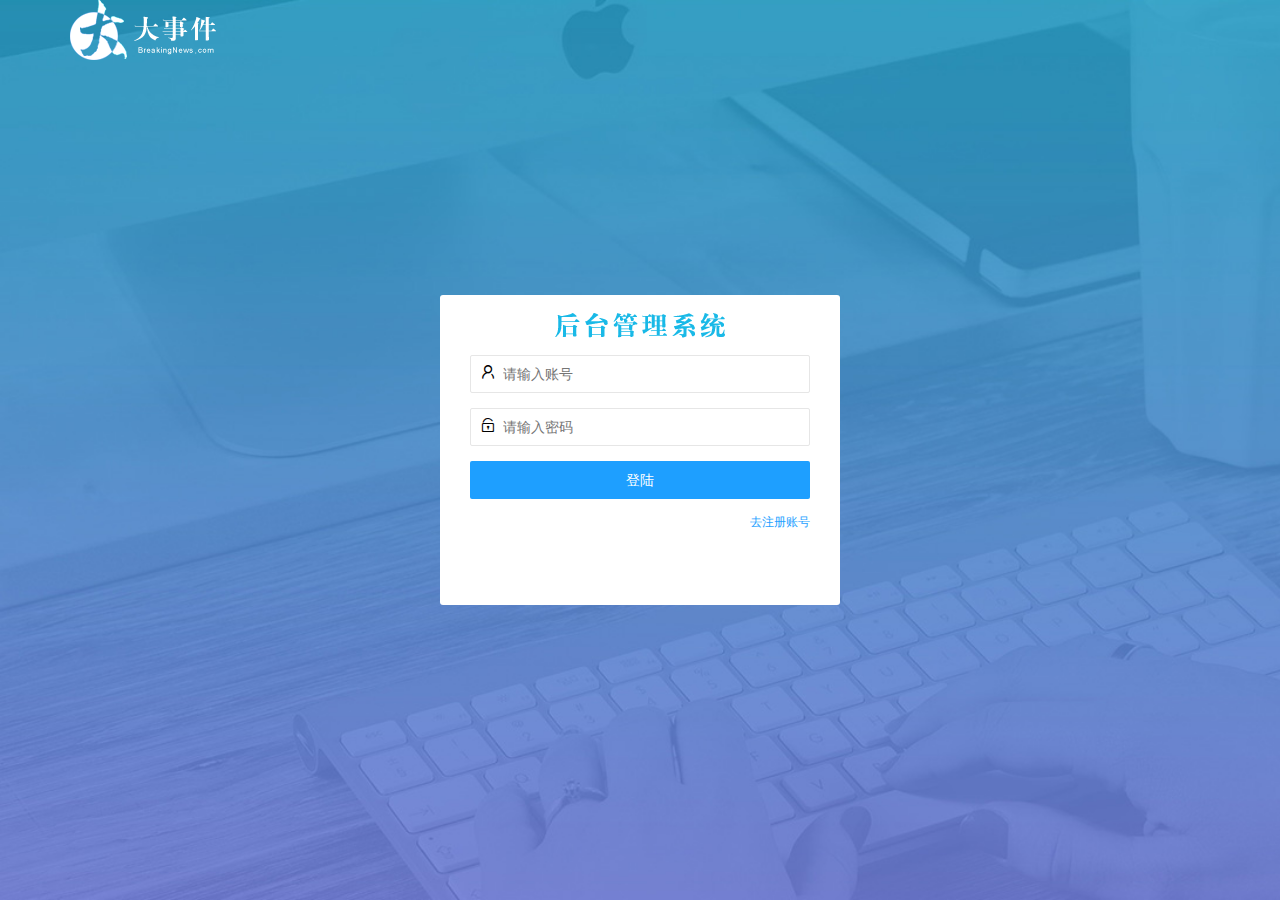
<file: login.html>
<!DOCTYPE html>
<html lang="en">

<head>
    <meta charset="UTF-8">
    <meta http-equiv="X-UA-Compatible" content="IE=edge">
    <meta name="viewport" content="width=device-width, initial-scale=1.0">
    <!-- 导入layui样式 -->
    <link rel="stylesheet" href="./assets/lib/layui/css/layui.css">

    <!-- 导入login 样式 -->
    <link rel="stylesheet" href="./assets/css/login.css">
    <title>登录/注册</title>
</head>

<body>
    <!-- logo部分 -->
    <div class="layui-main logo">
        <img src="./assets/images/logo.png" alt="">
    </div>

    <!-- 登录页面部分 -->
    <div class="title_logo">
        <div class="title_box"></div>
        <!-- 登陆的div -->
        <div class="login-box">
            <form class="layui-form" id="form_login">
                <!-- 账号 -->
                <div class="layui-form-item">
                    <i class="layui-icon layui-icon-username"></i>
                    <input type="text" name="username" required lay-verify="required" placeholder="请输入账号" autocomplete="off" class="layui-input">
                </div>
                <!-- 密码 -->
                <div class="layui-form-item">
                    <i class="layui-icon layui-icon-password"></i>
                    <input type="password" name="password" required lay-verify="required|pwd" placeholder="请输入密码" autocomplete="off" class="layui-input">
                </div>
                <!-- 登陆 -->
                <div class="layui-form-item">
                    <button class="layui-btn layui-btn-fluid layui-btn-normal" lay-submit>登陆</button>
                </div>
                <!-- 跳转注册 -->
                <div class="layui-form-item links">
                    <a href="javascript:;" id="link_reg">去注册账号</a>
                </div>
            </form>
        </div>

        <!-- 注册的div -->
        <div class="reg-box">
            <form class="layui-form" id="form_reg">
                <!-- 账号 -->
                <div class="layui-form-item">
                    <i class="layui-icon layui-icon-username"></i>
                    <input type="text" name="username" required lay-verify="required" placeholder="请输入账号" autocomplete="off" class="layui-input">
                </div>
                <!-- 密码 -->
                <div class="layui-form-item">
                    <i class="layui-icon layui-icon-password"></i>
                    <input type="password" name="password" required lay-verify="required" placeholder="请输入密码" autocomplete="off" class="layui-input">
                </div>
                <!-- 再次确认密码 -->
                <div class="layui-form-item">
                    <i class="layui-icon layui-icon-password"></i>
                    <input type="password" name="repassword" required lay-verify="required|pwd|repwd" placeholder="再次确认密码" autocomplete="off" class="layui-input">
                </div>
                <!-- 注册 -->
                <div class="layui-form-item">
                    <button class="layui-btn layui-btn-fluid layui-btn-normal" lay-submit>注册</button>
                </div>
                <!-- 跳转登陆 -->
                <div class="layui-form-item links">
                    <a href="javascript:;" id="link_login">去登陆</a>
                </div>
            </form>
        </div>
    </div>
</body>

<!-- 导入 layui js文件 -->
<script src="./assets/lib/layui/layui.all.js"></script>

<!-- 导入 jQuery -->
<script src="./assets/lib/jquery.js"></script>

<!-- 导入自己封装的 baseAPI js文件 -->
<script src="./assets/js/baseAPI.js"></script>

<!-- 导入自己的js -->
<script src="./assets/js/login.js"></script>

</html>
</file>
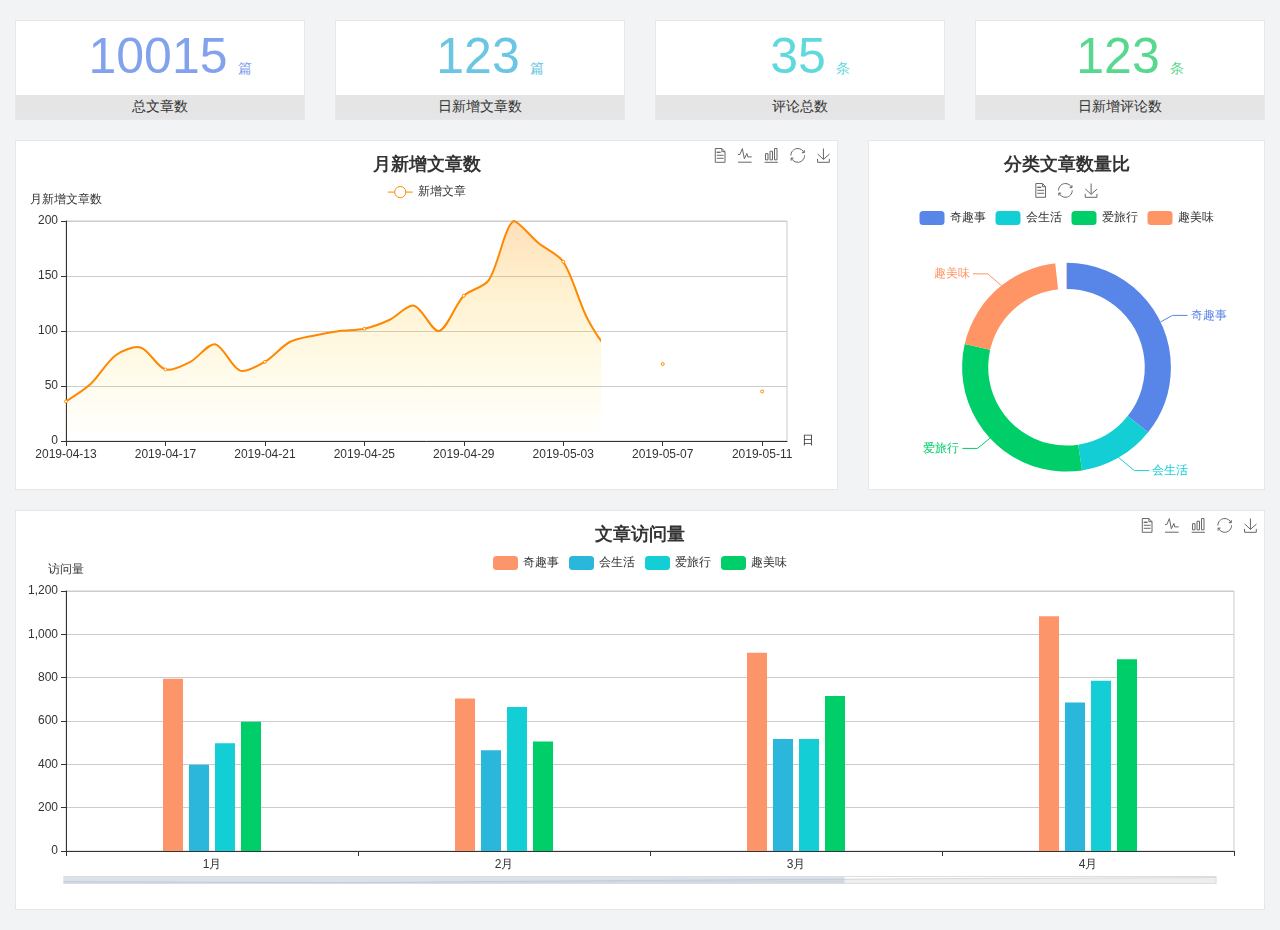
<file: home/dashboard.html>
<!DOCTYPE html>
<html lang="en">

<head>
  <meta charset="UTF-8">
  <meta name="viewport" content="width=device-width, initial-scale=1.0">
  <meta http-equiv="X-UA-Compatible" content="ie=edge">
  <title>图表统计</title>
  <link rel="stylesheet" href="../../assets/lib/bootstrap.css" />
  <link rel="stylesheet" href="../../assets/lib/main.css" />
  <script src="../../assets/lib/jquery.js"></script>
  <script type="text/javascript" src="../../assets/lib/echarts.min.js"></script>
</head>

<body>
  <div class="container-fluid">
    <div class="row spannel_list">
      <div class="col-sm-3 col-xs-6">
        <div class="spannel">
          <em>10015</em><span>篇</span>
          <b>总文章数</b>
        </div>
      </div>
      <div class="col-sm-3 col-xs-6">
        <div class="spannel scolor01">
          <em>123</em><span>篇</span>
          <b>日新增文章数</b>
        </div>
      </div>
      <div class="col-sm-3 col-xs-6">
        <div class="spannel scolor02">
          <em>35</em><span>条</span>
          <b>评论总数</b>
        </div>
      </div>
      <div class="col-sm-3 col-xs-6">
        <div class="spannel scolor03">
          <em>123</em><span>条</span>
          <b>日新增评论数</b>
        </div>
      </div>
    </div>
  </div>

  <div class="container-fluid">
    <div class="row curve-pie">
      <div class="col-lg-8 col-md-8">
        <div class="gragh_pannel" id="curve_show"></div>
      </div>
      <div class="col-lg-4 col-md-4">
        <div class="gragh_pannel" id="pie_show"></div>
      </div>
    </div>
  </div>

  <div class="container-fluid">
    <div class="column_pannel" id="column_show"></div>
  </div>

  <script>
    var oChart = echarts.init(document.getElementById('curve_show'));
    var aList_all = [
      { 'count': 36, 'date': '2019-04-13' },
      { 'count': 52, 'date': '2019-04-14' },
      { 'count': 78, 'date': '2019-04-15' },
      { 'count': 85, 'date': '2019-04-16' },
      { 'count': 65, 'date': '2019-04-17' },
      { 'count': 72, 'date': '2019-04-18' },
      { 'count': 88, 'date': '2019-04-19' },
      { 'count': 64, 'date': '2019-04-20' },
      { 'count': 72, 'date': '2019-04-21' },
      { 'count': 90, 'date': '2019-04-22' },
      { 'count': 96, 'date': '2019-04-23' },
      { 'count': 100, 'date': '2019-04-24' },
      { 'count': 102, 'date': '2019-04-25' },
      { 'count': 110, 'date': '2019-04-26' },
      { 'count': 123, 'date': '2019-04-27' },
      { 'count': 100, 'date': '2019-04-28' },
      { 'count': 132, 'date': '2019-04-29' },
      { 'count': 146, 'date': '2019-04-30' },
      { 'count': 200, 'date': '2019-05-01' },
      { 'count': 180, 'date': '2019-05-02' },
      { 'count': 163, 'date': '2019-05-03' },
      { 'count': 110, 'date': '2019-05-04' },
      { 'count': 80, 'date': '2019-05-05' },
      { 'count': 82, 'date': '2019-05-06' },
      { 'count': 70, 'date': '2019-05-07' },
      { 'count': 65, 'date': '2019-05-08' },
      { 'count': 54, 'date': '2019-05-09' },
      { 'count': 40, 'date': '2019-05-10' },
      { 'count': 45, 'date': '2019-05-11' },
      { 'count': 38, 'date': '2019-05-12' },
    ];

    let aCount = [];
    let aDate = [];

    for (var i = 0; i < aList_all.length; i++) {
      aCount.push(aList_all[i].count);
      aDate.push(aList_all[i].date);
    }

    var chartopt = {
      title: {
        text: '月新增文章数',
        left: 'center',
        top: '10'
      },
      tooltip: {
        trigger: 'axis'
      },
      legend: {
        data: ['新增文章'],
        top: '40'
      },
      toolbox: {
        show: true,
        feature: {
          mark: { show: true },
          dataView: { show: true, readOnly: false },
          magicType: { show: true, type: ['line', 'bar'] },
          restore: { show: true },
          saveAsImage: { show: true }
        }
      },
      calculable: true,
      xAxis: [
        {
          name: '日',
          type: 'category',
          boundaryGap: false,
          data: aDate
        }
      ],
      yAxis: [
        {
          name: '月新增文章数',
          type: 'value'
        }
      ],
      series: [
        {
          name: '新增文章',
          type: 'line',
          smooth: true,
          itemStyle: { normal: { areaStyle: { type: 'default' }, color: '#f80' }, lineStyle: { color: '#f80' } },
          data: aCount
        }],
      areaStyle: {
        normal: {
          color: new echarts.graphic.LinearGradient(0, 0, 0, 1, [{
            offset: 0,
            color: 'rgba(255,136,0,0.39)'
          }, {
            offset: .34,
            color: 'rgba(255,180,0,0.25)'
          }, {
            offset: 1,
            color: 'rgba(255,222,0,0.00)'
          }])

        }
      },
      grid: {
        show: true,
        x: 50,
        x2: 50,
        y: 80,
        height: 220
      }
    };

    oChart.setOption(chartopt);


    var oPie = echarts.init(document.getElementById('pie_show'));
    var oPieopt =
    {
      title: {
        top: 10,
        text: '分类文章数量比',
        x: 'center'
      },
      tooltip: {
        trigger: 'item',
        formatter: "{a} <br/>{b} : {c} ({d}%)"
      },
      color: ['#5885e8', '#13cfd5', '#00ce68', '#ff9565'],
      legend: {
        x: 'center',
        top: 65,
        data: ['奇趣事', '会生活', '爱旅行', '趣美味']
      },
      toolbox: {
        show: true,
        x: 'center',
        top: 35,
        feature: {
          mark: { show: true },
          dataView: { show: true, readOnly: false },
          magicType: {
            show: true,
            type: ['pie', 'funnel'],
            option: {
              funnel: {
                x: '25%',
                width: '50%',
                funnelAlign: 'left',
                max: 1548
              }
            }
          },
          restore: { show: true },
          saveAsImage: { show: true }
        }
      },
      calculable: true,
      series: [
        {
          name: '访问来源',
          type: 'pie',
          radius: ['45%', '60%'],
          center: ['50%', '65%'],
          data: [
            { value: 300, name: '奇趣事' },
            { value: 100, name: '会生活' },
            { value: 260, name: '爱旅行' },
            { value: 180, name: '趣美味' }
          ]
        }
      ]
    };
    oPie.setOption(oPieopt);



    var oColumn = this.echarts.init(document.getElementById('column_show'));
    var oColumnopt =
    {
      title: {
        text: '文章访问量',
        left: 'center',
        top: '10'
      },
      tooltip: {
        trigger: 'axis'
      },
      legend: {
        data: ['奇趣事', '会生活', '爱旅行', '趣美味'],
        top: '40'
      },
      toolbox: {
        show: true,
        feature: {
          mark: { show: true },
          dataView: { show: true, readOnly: false },
          magicType: { show: true, type: ['line', 'bar'] },
          restore: { show: true },
          saveAsImage: { show: true }
        }
      },
      calculable: true,
      xAxis: [
        {
          type: 'category',
          data: ['1月', '2月', '3月', '4月', '5月']
        }
      ],
      yAxis: [
        {
          name: '访问量',
          type: 'value'
        }
      ],
      series: [
        {
          name: '奇趣事',
          type: 'bar',
          barWidth: 20,
          itemStyle: {
            normal: { areaStyle: { type: 'default' }, color: '#fd956a' }
          },
          data: [800, 708, 920, 1090, 1200]
        },
        {
          name: '会生活',
          type: 'bar',
          barWidth: 20,
          itemStyle: {
            normal: { areaStyle: { type: 'default' }, color: '#2bb6db' }
          },
          data: [400, 468, 520, 690, 800]
        },
        {
          name: '爱旅行',
          type: 'bar',
          barWidth: 20,
          itemStyle: {
            normal: { areaStyle: { type: 'default' }, color: '#13cfd5' }
          },
          data: [500, 668, 520, 790, 900]
        },
        {
          name: '趣美味',
          type: 'bar',
          barWidth: 20,
          itemStyle: {
            normal: { areaStyle: { type: 'default' }, color: '#00ce68' }
          },
          data: [600, 508, 720, 890, 1000]
        }
      ],
      grid: {
        show: true,
        x: 50,
        x2: 30,
        y: 80,
        height: 260
      },
      dataZoom: [//给x轴设置滚动条
        {
          start: 0,//默认为0
          end: 100 - 1000 / 31,//默认为100
          type: 'slider',
          show: true,
          xAxisIndex: [0],
          handleSize: 0,//滑动条的 左右2个滑动条的大小
          height: 8,//组件高度
          left: 45, //左边的距离
          right: 50,//右边的距离
          bottom: 26,//右边的距离
          handleColor: '#ddd',//h滑动图标的颜色
          handleStyle: {
            borderColor: "#cacaca",
            borderWidth: "1",
            shadowBlur: 2,
            background: "#ddd",
            shadowColor: "#ddd",
          }
        }]
    };
    oColumn.setOption(oColumnopt);
  </script>
</body>

</html>
</file>
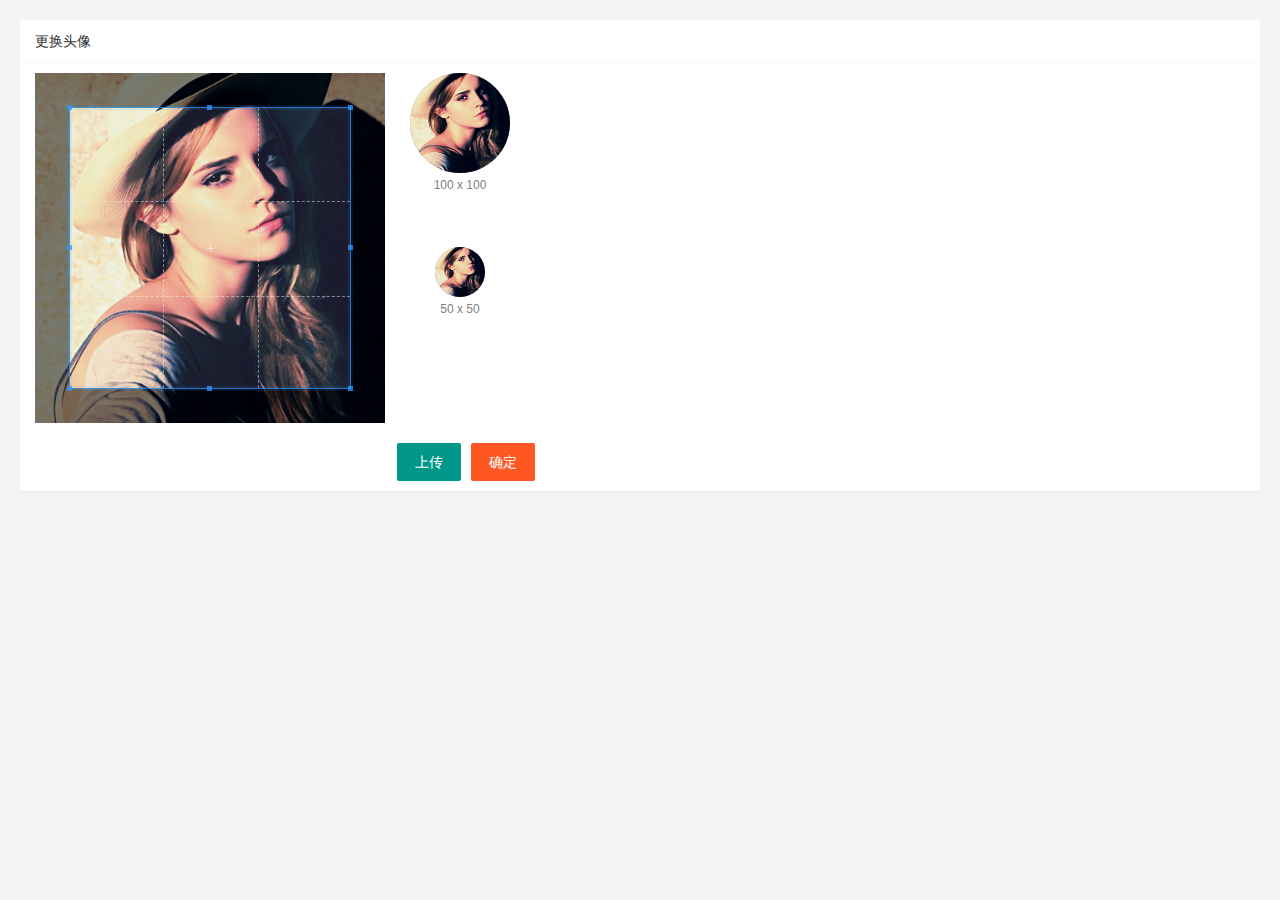
<file: user/user_avatar.html>
<!DOCTYPE html>
<html lang="en">

<head>
    <meta charset="UTF-8">
    <meta http-equiv="X-UA-Compatible" content="IE=edge">
    <meta name="viewport" content="width=device-width, initial-scale=1.0">
    <!-- 导入 layui 样式 -->
    <link rel="stylesheet" href="../assets/lib/layui/css/layui.css">
    <!-- 导入 cropper 样式 -->
    <link rel="stylesheet" href="/assets/lib/cropper/cropper.css" />
    <!-- 导入自己样式 -->
    <link rel="stylesheet" href="../assets/css/user/user.avatar.css">
    <title>Document</title>
</head>

<body>
    <!-- 卡片区域 -->
    <div class="layui-card">
        <div class="layui-card-header">更换头像</div>
        <div class="layui-card-body">
            <!-- 第一行的图片裁剪和预览区域 -->
            <div class="row1">
                <!-- 图片裁剪区域 -->
                <div class="cropper-box">
                    <!-- 这个 img 标签很重要，将来会把它初始化为裁剪区域 -->
                    <img id="image" src="/assets/images/sample.jpg" />
                </div>
                <!-- 图片的预览区域 -->
                <div class="preview-box">
                    <div>
                        <!-- 宽高为 100px 的预览区域 -->
                        <div class="img-preview w100"></div>
                        <p class="size">100 x 100</p>
                    </div>
                    <div>
                        <!-- 宽高为 50px 的预览区域 -->
                        <div class="img-preview w50"></div>
                        <p class="size">50 x 50</p>
                    </div>
                </div>
            </div>

            <!-- 第二行的按钮区域 -->
            <div class="row2">
                <!-- accept 属性 可以控制上传类型 -->
                <input type="file" id="file" accept="image/png,image/jpeg">
                <button type="button" class="layui-btn" id="btnChoosrUp">上传</button>
                <button type="button" class="layui-btn layui-btn-danger" id="btnSure">确定</button>
            </div>
        </div>
    </div>

</body>
<!-- 导入 layui 样式 -->
<script src="../assets/lib/layui/layui.all.js"></script>

<!-- 导入 jQuery  样式 -->
<script src="../assets/lib/jquery.js"></script>

<!-- 导入 cropper 相关样式 -->
<script src="/assets/lib/cropper/Cropper.js"></script>
<script src="/assets/lib/cropper/jquery-cropper.js"></script>

<!-- 导入 baseAPI 样式 -->
<script src="../assets/js/baseAPI.js"></script>

<!-- 导入自己样式 -->
<script src="../assets/js/user/user_avatar.js"></script>

</html>
</file>
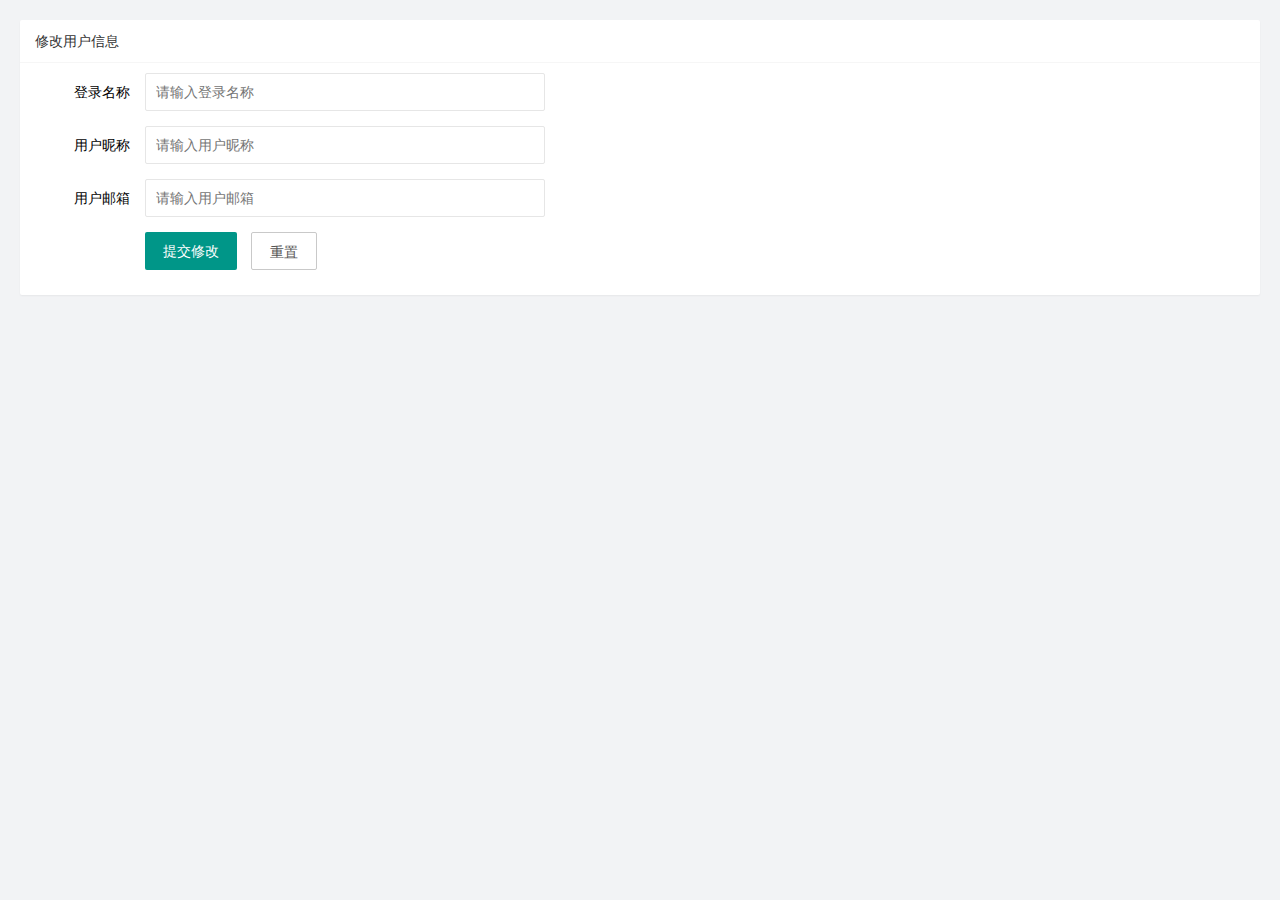
<file: user/user_info.html>
<!DOCTYPE html>
<html lang="en">

<head>
    <meta charset="UTF-8">
    <meta http-equiv="X-UA-Compatible" content="IE=edge">
    <meta name="viewport" content="width=device-width, initial-scale=1.0">
    <!-- 导入 layui 样式 -->
    <link rel="stylesheet" href="../assets/lib/layui/css/layui.css">

    <!-- 导入自己的样式 -->
    <link rel="stylesheet" href="../assets/css/user/user_info.css">
    <title>Document</title>
</head>

<body>
    <div class="layui-card">
        <div class="layui-card-header">修改用户信息</div>
        <div class="layui-card-body">
            <!-- 修改用户信息表单 -->
            <form class="layui-form" lay-filter="formUserInfo">
                <input type="hidden" name="id">
                <!-- 登录名称 -->
                <div class="layui-form-item">
                    <label class="layui-form-label">登录名称</label>
                    <div class="layui-input-block">
                        <input type="text" name="username" required lay-verify="required" placeholder="请输入登录名称" autocomplete="off" class="layui-input" readonly>
                    </div>
                </div>
                <!-- 用户昵称 -->
                <div class="layui-form-item">
                    <label class="layui-form-label">用户昵称</label>
                    <div class="layui-input-block">
                        <input type="text" name="nickname" required lay-verify="required|nickname" placeholder="请输入用户昵称" autocomplete="off" class="layui-input">
                    </div>
                </div>
                <!-- 用户邮箱 -->
                <div class="layui-form-item">
                    <label class="layui-form-label">用户邮箱</label>
                    <div class="layui-input-block">
                        <input type="text" name="email" required lay-verify="required|email" placeholder="请输入用户邮箱" autocomplete="off" class="layui-input">
                    </div>
                </div>
                <div class="layui-form-item">
                    <div class="layui-input-block">
                        <button class="layui-btn" lay-submit lay-filter="formDemo">提交修改</button>
                        <button type="reset" class="layui-btn layui-btn-primary" id="btnReset">重置</button>
                    </div>
                </div>
            </form>
        </div>
    </div>
</body>
<!-- 导入 layui 样式 -->
<script src="../assets/lib/layui/layui.all.js"></script>

<!-- 导入 jQuery 样式 -->
<script src="../assets/lib/jquery.js"></script>

<!-- 导入 baseAPI 样式 -->
<script src="../assets/js/baseAPI.js"></script>

<!-- 导入自己的样式 -->
<script src="../assets/js/user/user_info.js"></script>

</html>
</file>
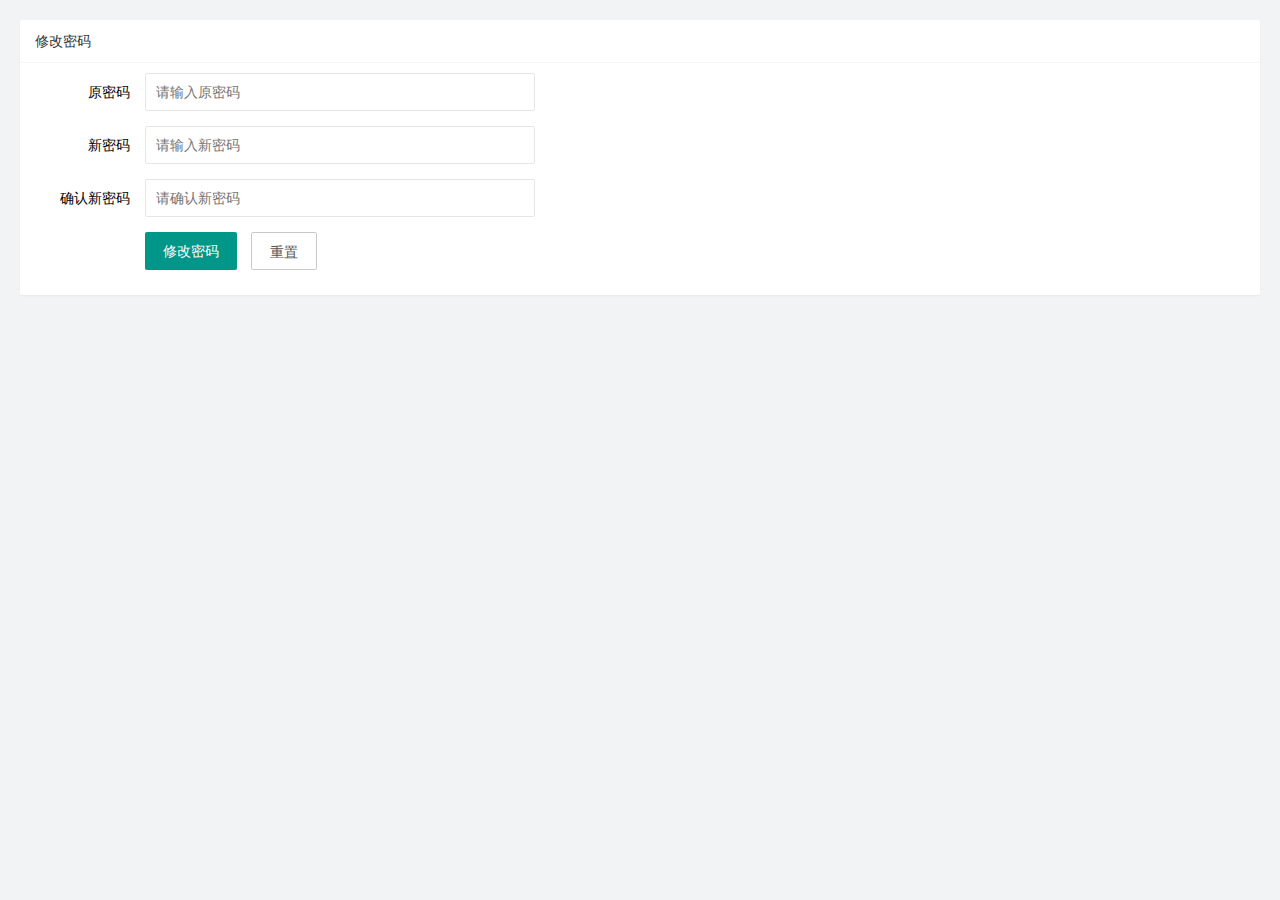
<file: user/user_pwd.html>
<!DOCTYPE html>
<html lang="en">

<head>
    <meta charset="UTF-8">
    <meta http-equiv="X-UA-Compatible" content="IE=edge">
    <meta name="viewport" content="width=device-width, initial-scale=1.0">
    <!-- 导入 layui 的样式 -->
    <link rel="stylesheet" href="../assets/lib/layui/css/layui.css">

    <!-- 导入自己的样式 -->
    <link rel="stylesheet" href="../assets/css/user/user_pwd.css">
    <title>Document</title>
</head>

<body>
    <!-- 卡片面板 -->
    <div class="layui-card">
        <div class="layui-card-header">修改密码</div>
        <div class="layui-card-body">
            <!-- 表单 -->
            <form class="layui-form">
                <!-- 原密码 -->
                <div class="layui-form-item">
                    <label class="layui-form-label">原密码</label>
                    <div class="layui-input-block">
                        <input type="password" name="old_pwd" required lay-verify="required|pwd" placeholder="请输入原密码" autocomplete="off" class="layui-input">
                    </div>
                </div>
                <!-- 新密码 -->
                <div class="layui-form-item">
                    <label class="layui-form-label">新密码</label>
                    <div class="layui-input-block">
                        <input type="password" name="new_pwd" required lay-verify="required|pwd|samePwd" placeholder="请输入新密码" autocomplete="off" class="layui-input">
                    </div>
                </div>
                <!-- 确认新密码 -->
                <div class="layui-form-item">
                    <label class="layui-form-label">确认新密码</label>
                    <div class="layui-input-block">
                        <input type="password" name="re_pwd" required lay-verify="required|pwd|differentPwd" placeholder="请确认新密码" autocomplete="off" class="layui-input">
                    </div>
                </div>
                <!-- 修改密码 重置 -->
                <div class="layui-form-item">
                    <div class="layui-input-block">
                        <button class="layui-btn" lay-submit lay-filter="formDemo">修改密码</button>
                        <button type="reset" class="layui-btn layui-btn-primary">重置</button>
                    </div>
                </div>
            </form>
        </div>
    </div>
</body>
<!-- 导入 layui js样式 -->
<script src="../assets/lib/layui/layui.all.js"></script>

<!-- 导入 jQuery 样式 -->
<script src="../assets/lib/jquery.js"></script>

<!-- 导入 baseAPI 样式 -->
<script src="../assets/js/baseAPI.js"></script>

<!-- 导入自己的样式 -->
<script src="../assets/js/user/user.pwd.js"></script>

</html>
</file>
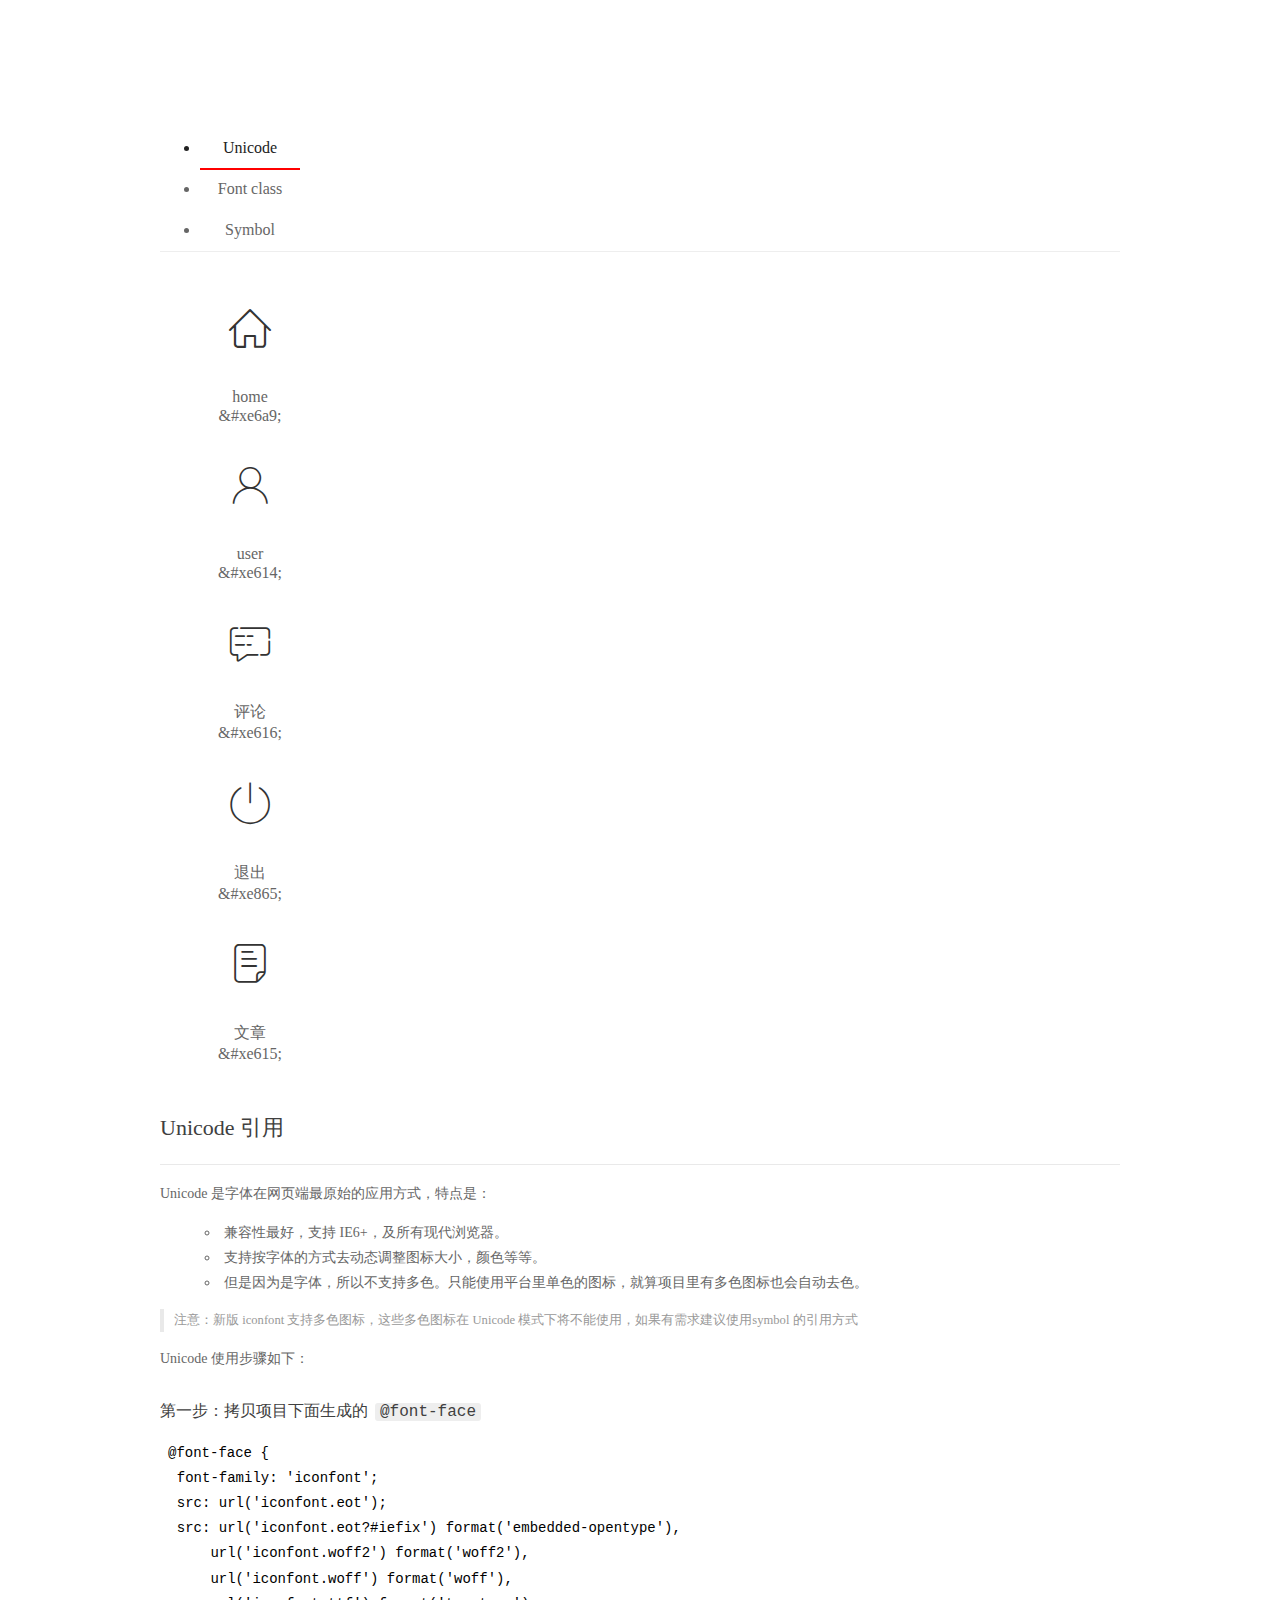
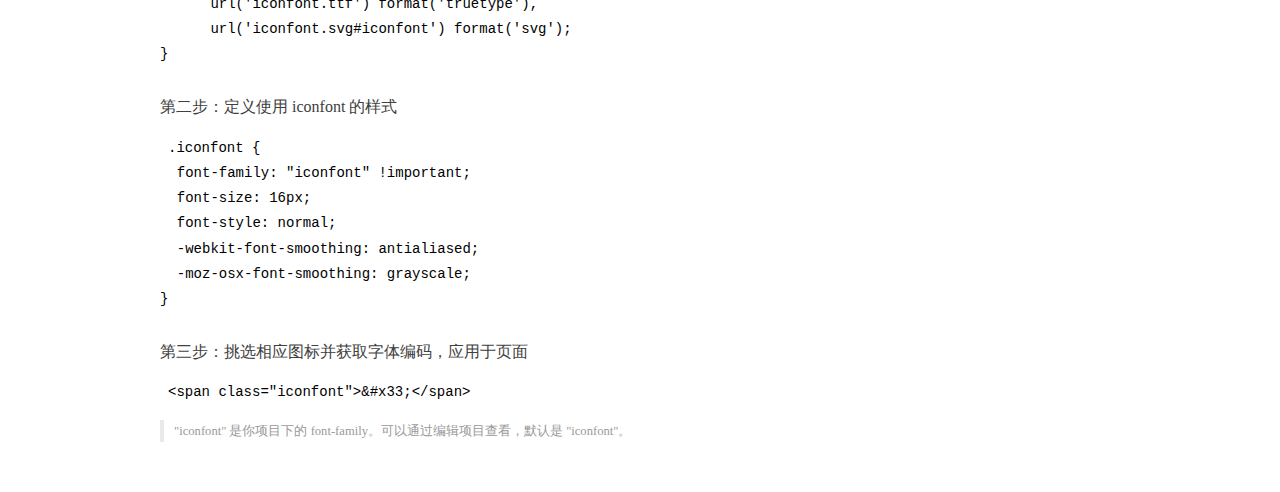
<file: assets/fonts/demo_index.html>
<!DOCTYPE html>
<html>
<head>
  <meta charset="utf-8"/>
  <title>IconFont Demo</title>
  <link rel="shortcut icon" href="https://gtms04.alicdn.com/tps/i4/TB1_oz6GVXXXXaFXpXXJDFnIXXX-64-64.ico" type="image/x-icon"/>
  <link rel="stylesheet" href="https://g.alicdn.com/thx/cube/1.3.2/cube.min.css">
  <link rel="stylesheet" href="demo.css">
  <link rel="stylesheet" href="iconfont.css">
  <script src="iconfont.js"></script>
  <!-- jQuery -->
  <script src="https://a1.alicdn.com/oss/uploads/2018/12/26/7bfddb60-08e8-11e9-9b04-53e73bb6408b.js"></script>
  <!-- 代码高亮 -->
  <script src="https://a1.alicdn.com/oss/uploads/2018/12/26/a3f714d0-08e6-11e9-8a15-ebf944d7534c.js"></script>
</head>
<body>
  <div class="main">
    <h1 class="logo"><a href="https://www.iconfont.cn/" title="iconfont 首页" target="_blank">&#xe86b;</a></h1>
    <div class="nav-tabs">
      <ul id="tabs" class="dib-box">
        <li class="dib active"><span>Unicode</span></li>
        <li class="dib"><span>Font class</span></li>
        <li class="dib"><span>Symbol</span></li>
      </ul>
      
    </div>
    <div class="tab-container">
      <div class="content unicode" style="display: block;">
          <ul class="icon_lists dib-box">
          
            <li class="dib">
              <span class="icon iconfont">&#xe6a9;</span>
                <div class="name">home</div>
                <div class="code-name">&amp;#xe6a9;</div>
              </li>
          
            <li class="dib">
              <span class="icon iconfont">&#xe614;</span>
                <div class="name">user</div>
                <div class="code-name">&amp;#xe614;</div>
              </li>
          
            <li class="dib">
              <span class="icon iconfont">&#xe616;</span>
                <div class="name">评论</div>
                <div class="code-name">&amp;#xe616;</div>
              </li>
          
            <li class="dib">
              <span class="icon iconfont">&#xe865;</span>
                <div class="name">退出</div>
                <div class="code-name">&amp;#xe865;</div>
              </li>
          
            <li class="dib">
              <span class="icon iconfont">&#xe615;</span>
                <div class="name">文章</div>
                <div class="code-name">&amp;#xe615;</div>
              </li>
          
          </ul>
          <div class="article markdown">
          <h2 id="unicode-">Unicode 引用</h2>
          <hr>

          <p>Unicode 是字体在网页端最原始的应用方式，特点是：</p>
          <ul>
            <li>兼容性最好，支持 IE6+，及所有现代浏览器。</li>
            <li>支持按字体的方式去动态调整图标大小，颜色等等。</li>
            <li>但是因为是字体，所以不支持多色。只能使用平台里单色的图标，就算项目里有多色图标也会自动去色。</li>
          </ul>
          <blockquote>
            <p>注意：新版 iconfont 支持多色图标，这些多色图标在 Unicode 模式下将不能使用，如果有需求建议使用symbol 的引用方式</p>
          </blockquote>
          <p>Unicode 使用步骤如下：</p>
          <h3 id="-font-face">第一步：拷贝项目下面生成的 <code>@font-face</code></h3>
<pre><code class="language-css"
>@font-face {
  font-family: 'iconfont';
  src: url('iconfont.eot');
  src: url('iconfont.eot?#iefix') format('embedded-opentype'),
      url('iconfont.woff2') format('woff2'),
      url('iconfont.woff') format('woff'),
      url('iconfont.ttf') format('truetype'),
      url('iconfont.svg#iconfont') format('svg');
}
</code></pre>
          <h3 id="-iconfont-">第二步：定义使用 iconfont 的样式</h3>
<pre><code class="language-css"
>.iconfont {
  font-family: "iconfont" !important;
  font-size: 16px;
  font-style: normal;
  -webkit-font-smoothing: antialiased;
  -moz-osx-font-smoothing: grayscale;
}
</code></pre>
          <h3 id="-">第三步：挑选相应图标并获取字体编码，应用于页面</h3>
<pre>
<code class="language-html"
>&lt;span class="iconfont"&gt;&amp;#x33;&lt;/span&gt;
</code></pre>
          <blockquote>
            <p>"iconfont" 是你项目下的 font-family。可以通过编辑项目查看，默认是 "iconfont"。</p>
          </blockquote>
          </div>
      </div>
      <div class="content font-class">
        <ul class="icon_lists dib-box">
          
          <li class="dib">
            <span class="icon iconfont icon-home"></span>
            <div class="name">
              home
            </div>
            <div class="code-name">.icon-home
            </div>
          </li>
          
          <li class="dib">
            <span class="icon iconfont icon-user"></span>
            <div class="name">
              user
            </div>
            <div class="code-name">.icon-user
            </div>
          </li>
          
          <li class="dib">
            <span class="icon iconfont icon-pinglun"></span>
            <div class="name">
              评论
            </div>
            <div class="code-name">.icon-pinglun
            </div>
          </li>
          
          <li class="dib">
            <span class="icon iconfont icon-tuichu"></span>
            <div class="name">
              退出
            </div>
            <div class="code-name">.icon-tuichu
            </div>
          </li>
          
          <li class="dib">
            <span class="icon iconfont icon-16"></span>
            <div class="name">
              文章
            </div>
            <div class="code-name">.icon-16
            </div>
          </li>
          
        </ul>
        <div class="article markdown">
        <h2 id="font-class-">font-class 引用</h2>
        <hr>

        <p>font-class 是 Unicode 使用方式的一种变种，主要是解决 Unicode 书写不直观，语意不明确的问题。</p>
        <p>与 Unicode 使用方式相比，具有如下特点：</p>
        <ul>
          <li>兼容性良好，支持 IE8+，及所有现代浏览器。</li>
          <li>相比于 Unicode 语意明确，书写更直观。可以很容易分辨这个 icon 是什么。</li>
          <li>因为使用 class 来定义图标，所以当要替换图标时，只需要修改 class 里面的 Unicode 引用。</li>
          <li>不过因为本质上还是使用的字体，所以多色图标还是不支持的。</li>
        </ul>
        <p>使用步骤如下：</p>
        <h3 id="-fontclass-">第一步：引入项目下面生成的 fontclass 代码：</h3>
<pre><code class="language-html">&lt;link rel="stylesheet" href="./iconfont.css"&gt;
</code></pre>
        <h3 id="-">第二步：挑选相应图标并获取类名，应用于页面：</h3>
<pre><code class="language-html">&lt;span class="iconfont icon-xxx"&gt;&lt;/span&gt;
</code></pre>
        <blockquote>
          <p>"
            iconfont" 是你项目下的 font-family。可以通过编辑项目查看，默认是 "iconfont"。</p>
        </blockquote>
      </div>
      </div>
      <div class="content symbol">
          <ul class="icon_lists dib-box">
          
            <li class="dib">
                <svg class="icon svg-icon" aria-hidden="true">
                  <use xlink:href="#icon-home"></use>
                </svg>
                <div class="name">home</div>
                <div class="code-name">#icon-home</div>
            </li>
          
            <li class="dib">
                <svg class="icon svg-icon" aria-hidden="true">
                  <use xlink:href="#icon-user"></use>
                </svg>
                <div class="name">user</div>
                <div class="code-name">#icon-user</div>
            </li>
          
            <li class="dib">
                <svg class="icon svg-icon" aria-hidden="true">
                  <use xlink:href="#icon-pinglun"></use>
                </svg>
                <div class="name">评论</div>
                <div class="code-name">#icon-pinglun</div>
            </li>
          
            <li class="dib">
                <svg class="icon svg-icon" aria-hidden="true">
                  <use xlink:href="#icon-tuichu"></use>
                </svg>
                <div class="name">退出</div>
                <div class="code-name">#icon-tuichu</div>
            </li>
          
            <li class="dib">
                <svg class="icon svg-icon" aria-hidden="true">
                  <use xlink:href="#icon-16"></use>
                </svg>
                <div class="name">文章</div>
                <div class="code-name">#icon-16</div>
            </li>
          
          </ul>
          <div class="article markdown">
          <h2 id="symbol-">Symbol 引用</h2>
          <hr>

          <p>这是一种全新的使用方式，应该说这才是未来的主流，也是平台目前推荐的用法。相关介绍可以参考这篇<a href="">文章</a>
            这种用法其实是做了一个 SVG 的集合，与另外两种相比具有如下特点：</p>
          <ul>
            <li>支持多色图标了，不再受单色限制。</li>
            <li>通过一些技巧，支持像字体那样，通过 <code>font-size</code>, <code>color</code> 来调整样式。</li>
            <li>兼容性较差，支持 IE9+，及现代浏览器。</li>
            <li>浏览器渲染 SVG 的性能一般，还不如 png。</li>
          </ul>
          <p>使用步骤如下：</p>
          <h3 id="-symbol-">第一步：引入项目下面生成的 symbol 代码：</h3>
<pre><code class="language-html">&lt;script src="./iconfont.js"&gt;&lt;/script&gt;
</code></pre>
          <h3 id="-css-">第二步：加入通用 CSS 代码（引入一次就行）：</h3>
<pre><code class="language-html">&lt;style&gt;
.icon {
  width: 1em;
  height: 1em;
  vertical-align: -0.15em;
  fill: currentColor;
  overflow: hidden;
}
&lt;/style&gt;
</code></pre>
          <h3 id="-">第三步：挑选相应图标并获取类名，应用于页面：</h3>
<pre><code class="language-html">&lt;svg class="icon" aria-hidden="true"&gt;
  &lt;use xlink:href="#icon-xxx"&gt;&lt;/use&gt;
&lt;/svg&gt;
</code></pre>
          </div>
      </div>

    </div>
  </div>
  <script>
  $(document).ready(function () {
      $('.tab-container .content:first').show()

      $('#tabs li').click(function (e) {
        var tabContent = $('.tab-container .content')
        var index = $(this).index()

        if ($(this).hasClass('active')) {
          return
        } else {
          $('#tabs li').removeClass('active')
          $(this).addClass('active')

          tabContent.hide().eq(index).fadeIn()
        }
      })
    })
  </script>
</body>
</html>
</file>
<file: assets/lib/layui/css/layui.css>
/** layui-v2.5.5 MIT License By https://www.layui.com */
 .layui-inline,img{display:inline-block;vertical-align:middle}h1,h2,h3,h4,h5,h6{font-weight:400}.layui-edge,.layui-header,.layui-inline,.layui-main{position:relative}.layui-body,.layui-edge,.layui-elip{overflow:hidden}.layui-btn,.layui-edge,.layui-inline,img{vertical-align:middle}.layui-btn,.layui-disabled,.layui-icon,.layui-unselect{-moz-user-select:none;-webkit-user-select:none;-ms-user-select:none}.layui-elip,.layui-form-checkbox span,.layui-form-pane .layui-form-label{text-overflow:ellipsis;white-space:nowrap}.layui-breadcrumb,.layui-tree-btnGroup{visibility:hidden}blockquote,body,button,dd,div,dl,dt,form,h1,h2,h3,h4,h5,h6,input,li,ol,p,pre,td,textarea,th,ul{margin:0;padding:0;-webkit-tap-highlight-color:rgba(0,0,0,0)}a:active,a:hover{outline:0}img{border:none}li{list-style:none}table{border-collapse:collapse;border-spacing:0}h4,h5,h6{font-size:100%}button,input,optgroup,option,select,textarea{font-family:inherit;font-size:inherit;font-style:inherit;font-weight:inherit;outline:0}pre{white-space:pre-wrap;white-space:-moz-pre-wrap;white-space:-pre-wrap;white-space:-o-pre-wrap;word-wrap:break-word}body{line-height:24px;font:14px Helvetica Neue,Helvetica,PingFang SC,Tahoma,Arial,sans-serif}hr{height:1px;margin:10px 0;border:0;clear:both}a{color:#333;text-decoration:none}a:hover{color:#777}a cite{font-style:normal;*cursor:pointer}.layui-border-box,.layui-border-box *{box-sizing:border-box}.layui-box,.layui-box *{box-sizing:content-box}.layui-clear{clear:both;*zoom:1}.layui-clear:after{content:'\20';clear:both;*zoom:1;display:block;height:0}.layui-inline{*display:inline;*zoom:1}.layui-edge{display:inline-block;width:0;height:0;border-width:6px;border-style:dashed;border-color:transparent}.layui-edge-top{top:-4px;border-bottom-color:#999;border-bottom-style:solid}.layui-edge-right{border-left-color:#999;border-left-style:solid}.layui-edge-bottom{top:2px;border-top-color:#999;border-top-style:solid}.layui-edge-left{border-right-color:#999;border-right-style:solid}.layui-disabled,.layui-disabled:hover{color:#d2d2d2!important;cursor:not-allowed!important}.layui-circle{border-radius:100%}.layui-show{display:block!important}.layui-hide{display:none!important}@font-face{font-family:layui-icon;src:url(../font/iconfont.eot?v=250);src:url(../font/iconfont.eot?v=250#iefix) format('embedded-opentype'),url(../font/iconfont.woff2?v=250) format('woff2'),url(../font/iconfont.woff?v=250) format('woff'),url(../font/iconfont.ttf?v=250) format('truetype'),url(../font/iconfont.svg?v=250#layui-icon) format('svg')}.layui-icon{font-family:layui-icon!important;font-size:16px;font-style:normal;-webkit-font-smoothing:antialiased;-moz-osx-font-smoothing:grayscale}.layui-icon-reply-fill:before{content:"\e611"}.layui-icon-set-fill:before{content:"\e614"}.layui-icon-menu-fill:before{content:"\e60f"}.layui-icon-search:before{content:"\e615"}.layui-icon-share:before{content:"\e641"}.layui-icon-set-sm:before{content:"\e620"}.layui-icon-engine:before{content:"\e628"}.layui-icon-close:before{content:"\1006"}.layui-icon-close-fill:before{content:"\1007"}.layui-icon-chart-screen:before{content:"\e629"}.layui-icon-star:before{content:"\e600"}.layui-icon-circle-dot:before{content:"\e617"}.layui-icon-chat:before{content:"\e606"}.layui-icon-release:before{content:"\e609"}.layui-icon-list:before{content:"\e60a"}.layui-icon-chart:before{content:"\e62c"}.layui-icon-ok-circle:before{content:"\1005"}.layui-icon-layim-theme:before{content:"\e61b"}.layui-icon-table:before{content:"\e62d"}.layui-icon-right:before{content:"\e602"}.layui-icon-left:before{content:"\e603"}.layui-icon-cart-simple:before{content:"\e698"}.layui-icon-face-cry:before{content:"\e69c"}.layui-icon-face-smile:before{content:"\e6af"}.layui-icon-survey:before{content:"\e6b2"}.layui-icon-tree:before{content:"\e62e"}.layui-icon-upload-circle:before{content:"\e62f"}.layui-icon-add-circle:before{content:"\e61f"}.layui-icon-download-circle:before{content:"\e601"}.layui-icon-templeate-1:before{content:"\e630"}.layui-icon-util:before{content:"\e631"}.layui-icon-face-surprised:before{content:"\e664"}.layui-icon-edit:before{content:"\e642"}.layui-icon-speaker:before{content:"\e645"}.layui-icon-down:before{content:"\e61a"}.layui-icon-file:before{content:"\e621"}.layui-icon-layouts:before{content:"\e632"}.layui-icon-rate-half:before{content:"\e6c9"}.layui-icon-add-circle-fine:before{content:"\e608"}.layui-icon-prev-circle:before{content:"\e633"}.layui-icon-read:before{content:"\e705"}.layui-icon-404:before{content:"\e61c"}.layui-icon-carousel:before{content:"\e634"}.layui-icon-help:before{content:"\e607"}.layui-icon-code-circle:before{content:"\e635"}.layui-icon-water:before{content:"\e636"}.layui-icon-username:before{content:"\e66f"}.layui-icon-find-fill:before{content:"\e670"}.layui-icon-about:before{content:"\e60b"}.layui-icon-location:before{content:"\e715"}.layui-icon-up:before{content:"\e619"}.layui-icon-pause:before{content:"\e651"}.layui-icon-date:before{content:"\e637"}.layui-icon-layim-uploadfile:before{content:"\e61d"}.layui-icon-delete:before{content:"\e640"}.layui-icon-play:before{content:"\e652"}.layui-icon-top:before{content:"\e604"}.layui-icon-friends:before{content:"\e612"}.layui-icon-refresh-3:before{content:"\e9aa"}.layui-icon-ok:before{content:"\e605"}.layui-icon-layer:before{content:"\e638"}.layui-icon-face-smile-fine:before{content:"\e60c"}.layui-icon-dollar:before{content:"\e659"}.layui-icon-group:before{content:"\e613"}.layui-icon-layim-download:before{content:"\e61e"}.layui-icon-picture-fine:before{content:"\e60d"}.layui-icon-link:before{content:"\e64c"}.layui-icon-diamond:before{content:"\e735"}.layui-icon-log:before{content:"\e60e"}.layui-icon-rate-solid:before{content:"\e67a"}.layui-icon-fonts-del:before{content:"\e64f"}.layui-icon-unlink:before{content:"\e64d"}.layui-icon-fonts-clear:before{content:"\e639"}.layui-icon-triangle-r:before{content:"\e623"}.layui-icon-circle:before{content:"\e63f"}.layui-icon-radio:before{content:"\e643"}.layui-icon-align-center:before{content:"\e647"}.layui-icon-align-right:before{content:"\e648"}.layui-icon-align-left:before{content:"\e649"}.layui-icon-loading-1:before{content:"\e63e"}.layui-icon-return:before{content:"\e65c"}.layui-icon-fonts-strong:before{content:"\e62b"}.layui-icon-upload:before{content:"\e67c"}.layui-icon-dialogue:before{content:"\e63a"}.layui-icon-video:before{content:"\e6ed"}.layui-icon-headset:before{content:"\e6fc"}.layui-icon-cellphone-fine:before{content:"\e63b"}.layui-icon-add-1:before{content:"\e654"}.layui-icon-face-smile-b:before{content:"\e650"}.layui-icon-fonts-html:before{content:"\e64b"}.layui-icon-form:before{content:"\e63c"}.layui-icon-cart:before{content:"\e657"}.layui-icon-camera-fill:before{content:"\e65d"}.layui-icon-tabs:before{content:"\e62a"}.layui-icon-fonts-code:before{content:"\e64e"}.layui-icon-fire:before{content:"\e756"}.layui-icon-set:before{content:"\e716"}.layui-icon-fonts-u:before{content:"\e646"}.layui-icon-triangle-d:before{content:"\e625"}.layui-icon-tips:before{content:"\e702"}.layui-icon-picture:before{content:"\e64a"}.layui-icon-more-vertical:before{content:"\e671"}.layui-icon-flag:before{content:"\e66c"}.layui-icon-loading:before{content:"\e63d"}.layui-icon-fonts-i:before{content:"\e644"}.layui-icon-refresh-1:before{content:"\e666"}.layui-icon-rmb:before{content:"\e65e"}.layui-icon-home:before{content:"\e68e"}.layui-icon-user:before{content:"\e770"}.layui-icon-notice:before{content:"\e667"}.layui-icon-login-weibo:before{content:"\e675"}.layui-icon-voice:before{content:"\e688"}.layui-icon-upload-drag:before{content:"\e681"}.layui-icon-login-qq:before{content:"\e676"}.layui-icon-snowflake:before{content:"\e6b1"}.layui-icon-file-b:before{content:"\e655"}.layui-icon-template:before{content:"\e663"}.layui-icon-auz:before{content:"\e672"}.layui-icon-console:before{content:"\e665"}.layui-icon-app:before{content:"\e653"}.layui-icon-prev:before{content:"\e65a"}.layui-icon-website:before{content:"\e7ae"}.layui-icon-next:before{content:"\e65b"}.layui-icon-component:before{content:"\e857"}.layui-icon-more:before{content:"\e65f"}.layui-icon-login-wechat:before{content:"\e677"}.layui-icon-shrink-right:before{content:"\e668"}.layui-icon-spread-left:before{content:"\e66b"}.layui-icon-camera:before{content:"\e660"}.layui-icon-note:before{content:"\e66e"}.layui-icon-refresh:before{content:"\e669"}.layui-icon-female:before{content:"\e661"}.layui-icon-male:before{content:"\e662"}.layui-icon-password:before{content:"\e673"}.layui-icon-senior:before{content:"\e674"}.layui-icon-theme:before{content:"\e66a"}.layui-icon-tread:before{content:"\e6c5"}.layui-icon-praise:before{content:"\e6c6"}.layui-icon-star-fill:before{content:"\e658"}.layui-icon-rate:before{content:"\e67b"}.layui-icon-template-1:before{content:"\e656"}.layui-icon-vercode:before{content:"\e679"}.layui-icon-cellphone:before{content:"\e678"}.layui-icon-screen-full:before{content:"\e622"}.layui-icon-screen-restore:before{content:"\e758"}.layui-icon-cols:before{content:"\e610"}.layui-icon-export:before{content:"\e67d"}.layui-icon-print:before{content:"\e66d"}.layui-icon-slider:before{content:"\e714"}.layui-icon-addition:before{content:"\e624"}.layui-icon-subtraction:before{content:"\e67e"}.layui-icon-service:before{content:"\e626"}.layui-icon-transfer:before{content:"\e691"}.layui-main{width:1140px;margin:0 auto}.layui-header{z-index:1000;height:60px}.layui-header a:hover{transition:all .5s;-webkit-transition:all .5s}.layui-side{position:fixed;left:0;top:0;bottom:0;z-index:999;width:200px;overflow-x:hidden}.layui-side-scroll{position:relative;width:220px;height:100%;overflow-x:hidden}.layui-body{position:absolute;left:200px;right:0;top:0;bottom:0;z-index:998;width:auto;overflow-y:auto;box-sizing:border-box}.layui-layout-body{overflow:hidden}.layui-layout-admin .layui-header{background-color:#23262E}.layui-layout-admin .layui-side{top:60px;width:200px;overflow-x:hidden}.layui-layout-admin .layui-body{position:fixed;top:60px;bottom:44px}.layui-layout-admin .layui-main{width:auto;margin:0 15px}.layui-layout-admin .layui-footer{position:fixed;left:200px;right:0;bottom:0;height:44px;line-height:44px;padding:0 15px;background-color:#eee}.layui-layout-admin .layui-logo{position:absolute;left:0;top:0;width:200px;height:100%;line-height:60px;text-align:center;color:#009688;font-size:16px}.layui-layout-admin .layui-header .layui-nav{background:0 0}.layui-layout-left{position:absolute!important;left:200px;top:0}.layui-layout-right{position:absolute!important;right:0;top:0}.layui-container{position:relative;margin:0 auto;padding:0 15px;box-sizing:border-box}.layui-fluid{position:relative;margin:0 auto;padding:0 15px}.layui-row:after,.layui-row:before{content:'';display:block;clear:both}.layui-col-lg1,.layui-col-lg10,.layui-col-lg11,.layui-col-lg12,.layui-col-lg2,.layui-col-lg3,.layui-col-lg4,.layui-col-lg5,.layui-col-lg6,.layui-col-lg7,.layui-col-lg8,.layui-col-lg9,.layui-col-md1,.layui-col-md10,.layui-col-md11,.layui-col-md12,.layui-col-md2,.layui-col-md3,.layui-col-md4,.layui-col-md5,.layui-col-md6,.layui-col-md7,.layui-col-md8,.layui-col-md9,.layui-col-sm1,.layui-col-sm10,.layui-col-sm11,.layui-col-sm12,.layui-col-sm2,.layui-col-sm3,.layui-col-sm4,.layui-col-sm5,.layui-col-sm6,.layui-col-sm7,.layui-col-sm8,.layui-col-sm9,.layui-col-xs1,.layui-col-xs10,.layui-col-xs11,.layui-col-xs12,.layui-col-xs2,.layui-col-xs3,.layui-col-xs4,.layui-col-xs5,.layui-col-xs6,.layui-col-xs7,.layui-col-xs8,.layui-col-xs9{position:relative;display:block;box-sizing:border-box}.layui-col-xs1,.layui-col-xs10,.layui-col-xs11,.layui-col-xs12,.layui-col-xs2,.layui-col-xs3,.layui-col-xs4,.layui-col-xs5,.layui-col-xs6,.layui-col-xs7,.layui-col-xs8,.layui-col-xs9{float:left}.layui-col-xs1{width:8.33333333%}.layui-col-xs2{width:16.66666667%}.layui-col-xs3{width:25%}.layui-col-xs4{width:33.33333333%}.layui-col-xs5{width:41.66666667%}.layui-col-xs6{width:50%}.layui-col-xs7{width:58.33333333%}.layui-col-xs8{width:66.66666667%}.layui-col-xs9{width:75%}.layui-col-xs10{width:83.33333333%}.layui-col-xs11{width:91.66666667%}.layui-col-xs12{width:100%}.layui-col-xs-offset1{margin-left:8.33333333%}.layui-col-xs-offset2{margin-left:16.66666667%}.layui-col-xs-offset3{margin-left:25%}.layui-col-xs-offset4{margin-left:33.33333333%}.layui-col-xs-offset5{margin-left:41.66666667%}.layui-col-xs-offset6{margin-left:50%}.layui-col-xs-offset7{margin-left:58.33333333%}.layui-col-xs-offset8{margin-left:66.66666667%}.layui-col-xs-offset9{margin-left:75%}.layui-col-xs-offset10{margin-left:83.33333333%}.layui-col-xs-offset11{margin-left:91.66666667%}.layui-col-xs-offset12{margin-left:100%}@media screen and (max-width:768px){.layui-hide-xs{display:none!important}.layui-show-xs-block{display:block!important}.layui-show-xs-inline{display:inline!important}.layui-show-xs-inline-block{display:inline-block!important}}@media screen and (min-width:768px){.layui-container{width:750px}.layui-hide-sm{display:none!important}.layui-show-sm-block{display:block!important}.layui-show-sm-inline{display:inline!important}.layui-show-sm-inline-block{display:inline-block!important}.layui-col-sm1,.layui-col-sm10,.layui-col-sm11,.layui-col-sm12,.layui-col-sm2,.layui-col-sm3,.layui-col-sm4,.layui-col-sm5,.layui-col-sm6,.layui-col-sm7,.layui-col-sm8,.layui-col-sm9{float:left}.layui-col-sm1{width:8.33333333%}.layui-col-sm2{width:16.66666667%}.layui-col-sm3{width:25%}.layui-col-sm4{width:33.33333333%}.layui-col-sm5{width:41.66666667%}.layui-col-sm6{width:50%}.layui-col-sm7{width:58.33333333%}.layui-col-sm8{width:66.66666667%}.layui-col-sm9{width:75%}.layui-col-sm10{width:83.33333333%}.layui-col-sm11{width:91.66666667%}.layui-col-sm12{width:100%}.layui-col-sm-offset1{margin-left:8.33333333%}.layui-col-sm-offset2{margin-left:16.66666667%}.layui-col-sm-offset3{margin-left:25%}.layui-col-sm-offset4{margin-left:33.33333333%}.layui-col-sm-offset5{margin-left:41.66666667%}.layui-col-sm-offset6{margin-left:50%}.layui-col-sm-offset7{margin-left:58.33333333%}.layui-col-sm-offset8{margin-left:66.66666667%}.layui-col-sm-offset9{margin-left:75%}.layui-col-sm-offset10{margin-left:83.33333333%}.layui-col-sm-offset11{margin-left:91.66666667%}.layui-col-sm-offset12{margin-left:100%}}@media screen and (min-width:992px){.layui-container{width:970px}.layui-hide-md{display:none!important}.layui-show-md-block{display:block!important}.layui-show-md-inline{display:inline!important}.layui-show-md-inline-block{display:inline-block!important}.layui-col-md1,.layui-col-md10,.layui-col-md11,.layui-col-md12,.layui-col-md2,.layui-col-md3,.layui-col-md4,.layui-col-md5,.layui-col-md6,.layui-col-md7,.layui-col-md8,.layui-col-md9{float:left}.layui-col-md1{width:8.33333333%}.layui-col-md2{width:16.66666667%}.layui-col-md3{width:25%}.layui-col-md4{width:33.33333333%}.layui-col-md5{width:41.66666667%}.layui-col-md6{width:50%}.layui-col-md7{width:58.33333333%}.layui-col-md8{width:66.66666667%}.layui-col-md9{width:75%}.layui-col-md10{width:83.33333333%}.layui-col-md11{width:91.66666667%}.layui-col-md12{width:100%}.layui-col-md-offset1{margin-left:8.33333333%}.layui-col-md-offset2{margin-left:16.66666667%}.layui-col-md-offset3{margin-left:25%}.layui-col-md-offset4{margin-left:33.33333333%}.layui-col-md-offset5{margin-left:41.66666667%}.layui-col-md-offset6{margin-left:50%}.layui-col-md-offset7{margin-left:58.33333333%}.layui-col-md-offset8{margin-left:66.66666667%}.layui-col-md-offset9{margin-left:75%}.layui-col-md-offset10{margin-left:83.33333333%}.layui-col-md-offset11{margin-left:91.66666667%}.layui-col-md-offset12{margin-left:100%}}@media screen and (min-width:1200px){.layui-container{width:1170px}.layui-hide-lg{display:none!important}.layui-show-lg-block{display:block!important}.layui-show-lg-inline{display:inline!important}.layui-show-lg-inline-block{display:inline-block!important}.layui-col-lg1,.layui-col-lg10,.layui-col-lg11,.layui-col-lg12,.layui-col-lg2,.layui-col-lg3,.layui-col-lg4,.layui-col-lg5,.layui-col-lg6,.layui-col-lg7,.layui-col-lg8,.layui-col-lg9{float:left}.layui-col-lg1{width:8.33333333%}.layui-col-lg2{width:16.66666667%}.layui-col-lg3{width:25%}.layui-col-lg4{width:33.33333333%}.layui-col-lg5{width:41.66666667%}.layui-col-lg6{width:50%}.layui-col-lg7{width:58.33333333%}.layui-col-lg8{width:66.66666667%}.layui-col-lg9{width:75%}.layui-col-lg10{width:83.33333333%}.layui-col-lg11{width:91.66666667%}.layui-col-lg12{width:100%}.layui-col-lg-offset1{margin-left:8.33333333%}.layui-col-lg-offset2{margin-left:16.66666667%}.layui-col-lg-offset3{margin-left:25%}.layui-col-lg-offset4{margin-left:33.33333333%}.layui-col-lg-offset5{margin-left:41.66666667%}.layui-col-lg-offset6{margin-left:50%}.layui-col-lg-offset7{margin-left:58.33333333%}.layui-col-lg-offset8{margin-left:66.66666667%}.layui-col-lg-offset9{margin-left:75%}.layui-col-lg-offset10{margin-left:83.33333333%}.layui-col-lg-offset11{margin-left:91.66666667%}.layui-col-lg-offset12{margin-left:100%}}.layui-col-space1{margin:-.5px}.layui-col-space1>*{padding:.5px}.layui-col-space3{margin:-1.5px}.layui-col-space3>*{padding:1.5px}.layui-col-space5{margin:-2.5px}.layui-col-space5>*{padding:2.5px}.layui-col-space8{margin:-3.5px}.layui-col-space8>*{padding:3.5px}.layui-col-space10{margin:-5px}.layui-col-space10>*{padding:5px}.layui-col-space12{margin:-6px}.layui-col-space12>*{padding:6px}.layui-col-space15{margin:-7.5px}.layui-col-space15>*{padding:7.5px}.layui-col-space18{margin:-9px}.layui-col-space18>*{padding:9px}.layui-col-space20{margin:-10px}.layui-col-space20>*{padding:10px}.layui-col-space22{margin:-11px}.layui-col-space22>*{padding:11px}.layui-col-space25{margin:-12.5px}.layui-col-space25>*{padding:12.5px}.layui-col-space30{margin:-15px}.layui-col-space30>*{padding:15px}.layui-btn,.layui-input,.layui-select,.layui-textarea,.layui-upload-button{outline:0;-webkit-appearance:none;transition:all .3s;-webkit-transition:all .3s;box-sizing:border-box}.layui-elem-quote{margin-bottom:10px;padding:15px;line-height:22px;border-left:5px solid #009688;border-radius:0 2px 2px 0;background-color:#f2f2f2}.layui-quote-nm{border-style:solid;border-width:1px 1px 1px 5px;background:0 0}.layui-elem-field{margin-bottom:10px;padding:0;border-width:1px;border-style:solid}.layui-elem-field legend{margin-left:20px;padding:0 10px;font-size:20px;font-weight:300}.layui-field-title{margin:10px 0 20px;border-width:1px 0 0}.layui-field-box{padding:10px 15px}.layui-field-title .layui-field-box{padding:10px 0}.layui-progress{position:relative;height:6px;border-radius:20px;background-color:#e2e2e2}.layui-progress-bar{position:absolute;left:0;top:0;width:0;max-width:100%;height:6px;border-radius:20px;text-align:right;background-color:#5FB878;transition:all .3s;-webkit-transition:all .3s}.layui-progress-big,.layui-progress-big .layui-progress-bar{height:18px;line-height:18px}.layui-progress-text{position:relative;top:-20px;line-height:18px;font-size:12px;color:#666}.layui-progress-big .layui-progress-text{position:static;padding:0 10px;color:#fff}.layui-collapse{border-width:1px;border-style:solid;border-radius:2px}.layui-colla-content,.layui-colla-item{border-top-width:1px;border-top-style:solid}.layui-colla-item:first-child{border-top:none}.layui-colla-title{position:relative;height:42px;line-height:42px;padding:0 15px 0 35px;color:#333;background-color:#f2f2f2;cursor:pointer;font-size:14px;overflow:hidden}.layui-colla-content{display:none;padding:10px 15px;line-height:22px;color:#666}.layui-colla-icon{position:absolute;left:15px;top:0;font-size:14px}.layui-card{margin-bottom:15px;border-radius:2px;background-color:#fff;box-shadow:0 1px 2px 0 rgba(0,0,0,.05)}.layui-card:last-child{margin-bottom:0}.layui-card-header{position:relative;height:42px;line-height:42px;padding:0 15px;border-bottom:1px solid #f6f6f6;color:#333;border-radius:2px 2px 0 0;font-size:14px}.layui-bg-black,.layui-bg-blue,.layui-bg-cyan,.layui-bg-green,.layui-bg-orange,.layui-bg-red{color:#fff!important}.layui-card-body{position:relative;padding:10px 15px;line-height:24px}.layui-card-body[pad15]{padding:15px}.layui-card-body[pad20]{padding:20px}.layui-card-body .layui-table{margin:5px 0}.layui-card .layui-tab{margin:0}.layui-panel-window{position:relative;padding:15px;border-radius:0;border-top:5px solid #E6E6E6;background-color:#fff}.layui-auxiliar-moving{position:fixed;left:0;right:0;top:0;bottom:0;width:100%;height:100%;background:0 0;z-index:9999999999}.layui-form-label,.layui-form-mid,.layui-form-select,.layui-input-block,.layui-input-inline,.layui-textarea{position:relative}.layui-bg-red{background-color:#FF5722!important}.layui-bg-orange{background-color:#FFB800!important}.layui-bg-green{background-color:#009688!important}.layui-bg-cyan{background-color:#2F4056!important}.layui-bg-blue{background-color:#1E9FFF!important}.layui-bg-black{background-color:#393D49!important}.layui-bg-gray{background-color:#eee!important;color:#666!important}.layui-badge-rim,.layui-colla-content,.layui-colla-item,.layui-collapse,.layui-elem-field,.layui-form-pane .layui-form-item[pane],.layui-form-pane .layui-form-label,.layui-input,.layui-layedit,.layui-layedit-tool,.layui-quote-nm,.layui-select,.layui-tab-bar,.layui-tab-card,.layui-tab-title,.layui-tab-title .layui-this:after,.layui-textarea{border-color:#e6e6e6}.layui-timeline-item:before,hr{background-color:#e6e6e6}.layui-text{line-height:22px;font-size:14px;color:#666}.layui-text h1,.layui-text h2,.layui-text h3{font-weight:500;color:#333}.layui-text h1{font-size:30px}.layui-text h2{font-size:24px}.layui-text h3{font-size:18px}.layui-text a:not(.layui-btn){color:#01AAED}.layui-text a:not(.layui-btn):hover{text-decoration:underline}.layui-text ul{padding:5px 0 5px 15px}.layui-text ul li{margin-top:5px;list-style-type:disc}.layui-text em,.layui-word-aux{color:#999!important;padding:0 5px!important}.layui-btn{display:inline-block;height:38px;line-height:38px;padding:0 18px;background-color:#009688;color:#fff;white-space:nowrap;text-align:center;font-size:14px;border:none;border-radius:2px;cursor:pointer}.layui-btn:hover{opacity:.8;filter:alpha(opacity=80);color:#fff}.layui-btn:active{opacity:1;filter:alpha(opacity=100)}.layui-btn+.layui-btn{margin-left:10px}.layui-btn-container{font-size:0}.layui-btn-container .layui-btn{margin-right:10px;margin-bottom:10px}.layui-btn-container .layui-btn+.layui-btn{margin-left:0}.layui-table .layui-btn-container .layui-btn{margin-bottom:9px}.layui-btn-radius{border-radius:100px}.layui-btn .layui-icon{margin-right:3px;font-size:18px;vertical-align:bottom;vertical-align:middle\9}.layui-btn-primary{border:1px solid #C9C9C9;background-color:#fff;color:#555}.layui-btn-primary:hover{border-color:#009688;color:#333}.layui-btn-normal{background-color:#1E9FFF}.layui-btn-warm{background-color:#FFB800}.layui-btn-danger{background-color:#FF5722}.layui-btn-checked{background-color:#5FB878}.layui-btn-disabled,.layui-btn-disabled:active,.layui-btn-disabled:hover{border:1px solid #e6e6e6;background-color:#FBFBFB;color:#C9C9C9;cursor:not-allowed;opacity:1}.layui-btn-lg{height:44px;line-height:44px;padding:0 25px;font-size:16px}.layui-btn-sm{height:30px;line-height:30px;padding:0 10px;font-size:12px}.layui-btn-sm i{font-size:16px!important}.layui-btn-xs{height:22px;line-height:22px;padding:0 5px;font-size:12px}.layui-btn-xs i{font-size:14px!important}.layui-btn-group{display:inline-block;vertical-align:middle;font-size:0}.layui-btn-group .layui-btn{margin-left:0!important;margin-right:0!important;border-left:1px solid rgba(255,255,255,.5);border-radius:0}.layui-btn-group .layui-btn-primary{border-left:none}.layui-btn-group .layui-btn-primary:hover{border-color:#C9C9C9;color:#009688}.layui-btn-group .layui-btn:first-child{border-left:none;border-radius:2px 0 0 2px}.layui-btn-group .layui-btn-primary:first-child{border-left:1px solid #c9c9c9}.layui-btn-group .layui-btn:last-child{border-radius:0 2px 2px 0}.layui-btn-group .layui-btn+.layui-btn{margin-left:0}.layui-btn-group+.layui-btn-group{margin-left:10px}.layui-btn-fluid{width:100%}.layui-input,.layui-select,.layui-textarea{height:38px;line-height:1.3;line-height:38px\9;border-width:1px;border-style:solid;background-color:#fff;border-radius:2px}.layui-input::-webkit-input-placeholder,.layui-select::-webkit-input-placeholder,.layui-textarea::-webkit-input-placeholder{line-height:1.3}.layui-input,.layui-textarea{display:block;width:100%;padding-left:10px}.layui-input:hover,.layui-textarea:hover{border-color:#D2D2D2!important}.layui-input:focus,.layui-textarea:focus{border-color:#C9C9C9!important}.layui-textarea{min-height:100px;height:auto;line-height:20px;padding:6px 10px;resize:vertical}.layui-select{padding:0 10px}.layui-form input[type=checkbox],.layui-form input[type=radio],.layui-form select{display:none}.layui-form [lay-ignore]{display:initial}.layui-form-item{margin-bottom:15px;clear:both;*zoom:1}.layui-form-item:after{content:'\20';clear:both;*zoom:1;display:block;height:0}.layui-form-label{float:left;display:block;padding:9px 15px;width:80px;font-weight:400;line-height:20px;text-align:right}.layui-form-label-col{display:block;float:none;padding:9px 0;line-height:20px;text-align:left}.layui-form-item .layui-inline{margin-bottom:5px;margin-right:10px}.layui-input-block{margin-left:110px;min-height:36px}.layui-input-inline{display:inline-block;vertical-align:middle}.layui-form-item .layui-input-inline{float:left;width:190px;margin-right:10px}.layui-form-text .layui-input-inline{width:auto}.layui-form-mid{float:left;display:block;padding:9px 0!important;line-height:20px;margin-right:10px}.layui-form-danger+.layui-form-select .layui-input,.layui-form-danger:focus{border-color:#FF5722!important}.layui-form-select .layui-input{padding-right:30px;cursor:pointer}.layui-form-select .layui-edge{position:absolute;right:10px;top:50%;margin-top:-3px;cursor:pointer;border-width:6px;border-top-color:#c2c2c2;border-top-style:solid;transition:all .3s;-webkit-transition:all .3s}.layui-form-select dl{display:none;position:absolute;left:0;top:42px;padding:5px 0;z-index:899;min-width:100%;border:1px solid #d2d2d2;max-height:300px;overflow-y:auto;background-color:#fff;border-radius:2px;box-shadow:0 2px 4px rgba(0,0,0,.12);box-sizing:border-box}.layui-form-select dl dd,.layui-form-select dl dt{padding:0 10px;line-height:36px;white-space:nowrap;overflow:hidden;text-overflow:ellipsis}.layui-form-select dl dt{font-size:12px;color:#999}.layui-form-select dl dd{cursor:pointer}.layui-form-select dl dd:hover{background-color:#f2f2f2;-webkit-transition:.5s all;transition:.5s all}.layui-form-select .layui-select-group dd{padding-left:20px}.layui-form-select dl dd.layui-select-tips{padding-left:10px!important;color:#999}.layui-form-select dl dd.layui-this{background-color:#5FB878;color:#fff}.layui-form-checkbox,.layui-form-select dl dd.layui-disabled{background-color:#fff}.layui-form-selected dl{display:block}.layui-form-checkbox,.layui-form-checkbox *,.layui-form-switch{display:inline-block;vertical-align:middle}.layui-form-selected .layui-edge{margin-top:-9px;-webkit-transform:rotate(180deg);transform:rotate(180deg);margin-top:-3px\9}:root .layui-form-selected .layui-edge{margin-top:-9px\0/IE9}.layui-form-selectup dl{top:auto;bottom:42px}.layui-select-none{margin:5px 0;text-align:center;color:#999}.layui-select-disabled .layui-disabled{border-color:#eee!important}.layui-select-disabled .layui-edge{border-top-color:#d2d2d2}.layui-form-checkbox{position:relative;height:30px;line-height:30px;margin-right:10px;padding-right:30px;cursor:pointer;font-size:0;-webkit-transition:.1s linear;transition:.1s linear;box-sizing:border-box}.layui-form-checkbox span{padding:0 10px;height:100%;font-size:14px;border-radius:2px 0 0 2px;background-color:#d2d2d2;color:#fff;overflow:hidden}.layui-form-checkbox:hover span{background-color:#c2c2c2}.layui-form-checkbox i{position:absolute;right:0;top:0;width:30px;height:28px;border:1px solid #d2d2d2;border-left:none;border-radius:0 2px 2px 0;color:#fff;font-size:20px;text-align:center}.layui-form-checkbox:hover i{border-color:#c2c2c2;color:#c2c2c2}.layui-form-checked,.layui-form-checked:hover{border-color:#5FB878}.layui-form-checked span,.layui-form-checked:hover span{background-color:#5FB878}.layui-form-checked i,.layui-form-checked:hover i{color:#5FB878}.layui-form-item .layui-form-checkbox{margin-top:4px}.layui-form-checkbox[lay-skin=primary]{height:auto!important;line-height:normal!important;min-width:18px;min-height:18px;border:none!important;margin-right:0;padding-left:28px;padding-right:0;background:0 0}.layui-form-checkbox[lay-skin=primary] span{padding-left:0;padding-right:15px;line-height:18px;background:0 0;color:#666}.layui-form-checkbox[lay-skin=primary] i{right:auto;left:0;width:16px;height:16px;line-height:16px;border:1px solid #d2d2d2;font-size:12px;border-radius:2px;background-color:#fff;-webkit-transition:.1s linear;transition:.1s linear}.layui-form-checkbox[lay-skin=primary]:hover i{border-color:#5FB878;color:#fff}.layui-form-checked[lay-skin=primary] i{border-color:#5FB878!important;background-color:#5FB878;color:#fff}.layui-checkbox-disbaled[lay-skin=primary] span{background:0 0!important;color:#c2c2c2}.layui-checkbox-disbaled[lay-skin=primary]:hover i{border-color:#d2d2d2}.layui-form-item .layui-form-checkbox[lay-skin=primary]{margin-top:10px}.layui-form-switch{position:relative;height:22px;line-height:22px;min-width:35px;padding:0 5px;margin-top:8px;border:1px solid #d2d2d2;border-radius:20px;cursor:pointer;background-color:#fff;-webkit-transition:.1s linear;transition:.1s linear}.layui-form-switch i{position:absolute;left:5px;top:3px;width:16px;height:16px;border-radius:20px;background-color:#d2d2d2;-webkit-transition:.1s linear;transition:.1s linear}.layui-form-switch em{position:relative;top:0;width:25px;margin-left:21px;padding:0!important;text-align:center!important;color:#999!important;font-style:normal!important;font-size:12px}.layui-form-onswitch{border-color:#5FB878;background-color:#5FB878}.layui-checkbox-disbaled,.layui-checkbox-disbaled i{border-color:#e2e2e2!important}.layui-form-onswitch i{left:100%;margin-left:-21px;background-color:#fff}.layui-form-onswitch em{margin-left:5px;margin-right:21px;color:#fff!important}.layui-checkbox-disbaled span{background-color:#e2e2e2!important}.layui-checkbox-disbaled:hover i{color:#fff!important}[lay-radio]{display:none}.layui-form-radio,.layui-form-radio *{display:inline-block;vertical-align:middle}.layui-form-radio{line-height:28px;margin:6px 10px 0 0;padding-right:10px;cursor:pointer;font-size:0}.layui-form-radio *{font-size:14px}.layui-form-radio>i{margin-right:8px;font-size:22px;color:#c2c2c2}.layui-form-radio>i:hover,.layui-form-radioed>i{color:#5FB878}.layui-radio-disbaled>i{color:#e2e2e2!important}.layui-form-pane .layui-form-label{width:110px;padding:8px 15px;height:38px;line-height:20px;border-width:1px;border-style:solid;border-radius:2px 0 0 2px;text-align:center;background-color:#FBFBFB;overflow:hidden;box-sizing:border-box}.layui-form-pane .layui-input-inline{margin-left:-1px}.layui-form-pane .layui-input-block{margin-left:110px;left:-1px}.layui-form-pane .layui-input{border-radius:0 2px 2px 0}.layui-form-pane .layui-form-text .layui-form-label{float:none;width:100%;border-radius:2px;box-sizing:border-box;text-align:left}.layui-form-pane .layui-form-text .layui-input-inline{display:block;margin:0;top:-1px;clear:both}.layui-form-pane .layui-form-text .layui-input-block{margin:0;left:0;top:-1px}.layui-form-pane .layui-form-text .layui-textarea{min-height:100px;border-radius:0 0 2px 2px}.layui-form-pane .layui-form-checkbox{margin:4px 0 4px 10px}.layui-form-pane .layui-form-radio,.layui-form-pane .layui-form-switch{margin-top:6px;margin-left:10px}.layui-form-pane .layui-form-item[pane]{position:relative;border-width:1px;border-style:solid}.layui-form-pane .layui-form-item[pane] .layui-form-label{position:absolute;left:0;top:0;height:100%;border-width:0 1px 0 0}.layui-form-pane .layui-form-item[pane] .layui-input-inline{margin-left:110px}@media screen and (max-width:450px){.layui-form-item .layui-form-label{text-overflow:ellipsis;overflow:hidden;white-space:nowrap}.layui-form-item .layui-inline{display:block;margin-right:0;margin-bottom:20px;clear:both}.layui-form-item .layui-inline:after{content:'\20';clear:both;display:block;height:0}.layui-form-item .layui-input-inline{display:block;float:none;left:-3px;width:auto;margin:0 0 10px 112px}.layui-form-item .layui-input-inline+.layui-form-mid{margin-left:110px;top:-5px;padding:0}.layui-form-item .layui-form-checkbox{margin-right:5px;margin-bottom:5px}}.layui-layedit{border-width:1px;border-style:solid;border-radius:2px}.layui-layedit-tool{padding:3px 5px;border-bottom-width:1px;border-bottom-style:solid;font-size:0}.layedit-tool-fixed{position:fixed;top:0;border-top:1px solid #e2e2e2}.layui-layedit-tool .layedit-tool-mid,.layui-layedit-tool .layui-icon{display:inline-block;vertical-align:middle;text-align:center;font-size:14px}.layui-layedit-tool .layui-icon{position:relative;width:32px;height:30px;line-height:30px;margin:3px 5px;color:#777;cursor:pointer;border-radius:2px}.layui-layedit-tool .layui-icon:hover{color:#393D49}.layui-layedit-tool .layui-icon:active{color:#000}.layui-layedit-tool .layedit-tool-active{background-color:#e2e2e2;color:#000}.layui-layedit-tool .layui-disabled,.layui-layedit-tool .layui-disabled:hover{color:#d2d2d2;cursor:not-allowed}.layui-layedit-tool .layedit-tool-mid{width:1px;height:18px;margin:0 10px;background-color:#d2d2d2}.layedit-tool-html{width:50px!important;font-size:30px!important}.layedit-tool-b,.layedit-tool-code,.layedit-tool-help{font-size:16px!important}.layedit-tool-d,.layedit-tool-face,.layedit-tool-image,.layedit-tool-unlink{font-size:18px!important}.layedit-tool-image input{position:absolute;font-size:0;left:0;top:0;width:100%;height:100%;opacity:.01;filter:Alpha(opacity=1);cursor:pointer}.layui-layedit-iframe iframe{display:block;width:100%}#LAY_layedit_code{overflow:hidden}.layui-laypage{display:inline-block;*display:inline;*zoom:1;vertical-align:middle;margin:10px 0;font-size:0}.layui-laypage>a:first-child,.layui-laypage>a:first-child em{border-radius:2px 0 0 2px}.layui-laypage>a:last-child,.layui-laypage>a:last-child em{border-radius:0 2px 2px 0}.layui-laypage>:first-child{margin-left:0!important}.layui-laypage>:last-child{margin-right:0!important}.layui-laypage a,.layui-laypage button,.layui-laypage input,.layui-laypage select,.layui-laypage span{border:1px solid #e2e2e2}.layui-laypage a,.layui-laypage span{display:inline-block;*display:inline;*zoom:1;vertical-align:middle;padding:0 15px;height:28px;line-height:28px;margin:0 -1px 5px 0;background-color:#fff;color:#333;font-size:12px}.layui-flow-more a *,.layui-laypage input,.layui-table-view select[lay-ignore]{display:inline-block}.layui-laypage a:hover{color:#009688}.layui-laypage em{font-style:normal}.layui-laypage .layui-laypage-spr{color:#999;font-weight:700}.layui-laypage a{text-decoration:none}.layui-laypage .layui-laypage-curr{position:relative}.layui-laypage .layui-laypage-curr em{position:relative;color:#fff}.layui-laypage .layui-laypage-curr .layui-laypage-em{position:absolute;left:-1px;top:-1px;padding:1px;width:100%;height:100%;background-color:#009688}.layui-laypage-em{border-radius:2px}.layui-laypage-next em,.layui-laypage-prev em{font-family:Sim sun;font-size:16px}.layui-laypage .layui-laypage-count,.layui-laypage .layui-laypage-limits,.layui-laypage .layui-laypage-refresh,.layui-laypage .layui-laypage-skip{margin-left:10px;margin-right:10px;padding:0;border:none}.layui-laypage .layui-laypage-limits,.layui-laypage .layui-laypage-refresh{vertical-align:top}.layui-laypage .layui-laypage-refresh i{font-size:18px;cursor:pointer}.layui-laypage select{height:22px;padding:3px;border-radius:2px;cursor:pointer}.layui-laypage .layui-laypage-skip{height:30px;line-height:30px;color:#999}.layui-laypage button,.layui-laypage input{height:30px;line-height:30px;border-radius:2px;vertical-align:top;background-color:#fff;box-sizing:border-box}.layui-laypage input{width:40px;margin:0 10px;padding:0 3px;text-align:center}.layui-laypage input:focus,.layui-laypage select:focus{border-color:#009688!important}.layui-laypage button{margin-left:10px;padding:0 10px;cursor:pointer}.layui-table,.layui-table-view{margin:10px 0}.layui-flow-more{margin:10px 0;text-align:center;color:#999;font-size:14px}.layui-flow-more a{height:32px;line-height:32px}.layui-flow-more a *{vertical-align:top}.layui-flow-more a cite{padding:0 20px;border-radius:3px;background-color:#eee;color:#333;font-style:normal}.layui-flow-more a cite:hover{opacity:.8}.layui-flow-more a i{font-size:30px;color:#737383}.layui-table{width:100%;background-color:#fff;color:#666}.layui-table tr{transition:all .3s;-webkit-transition:all .3s}.layui-table th{text-align:left;font-weight:400}.layui-table tbody tr:hover,.layui-table thead tr,.layui-table-click,.layui-table-header,.layui-table-hover,.layui-table-mend,.layui-table-patch,.layui-table-tool,.layui-table-total,.layui-table-total tr,.layui-table[lay-even] tr:nth-child(even){background-color:#f2f2f2}.layui-table td,.layui-table th,.layui-table-col-set,.layui-table-fixed-r,.layui-table-grid-down,.layui-table-header,.layui-table-page,.layui-table-tips-main,.layui-table-tool,.layui-table-total,.layui-table-view,.layui-table[lay-skin=line],.layui-table[lay-skin=row]{border-width:1px;border-style:solid;border-color:#e6e6e6}.layui-table td,.layui-table th{position:relative;padding:9px 15px;min-height:20px;line-height:20px;font-size:14px}.layui-table[lay-skin=line] td,.layui-table[lay-skin=line] th{border-width:0 0 1px}.layui-table[lay-skin=row] td,.layui-table[lay-skin=row] th{border-width:0 1px 0 0}.layui-table[lay-skin=nob] td,.layui-table[lay-skin=nob] th{border:none}.layui-table img{max-width:100px}.layui-table[lay-size=lg] td,.layui-table[lay-size=lg] th{padding:15px 30px}.layui-table-view .layui-table[lay-size=lg] .layui-table-cell{height:40px;line-height:40px}.layui-table[lay-size=sm] td,.layui-table[lay-size=sm] th{font-size:12px;padding:5px 10px}.layui-table-view .layui-table[lay-size=sm] .layui-table-cell{height:20px;line-height:20px}.layui-table[lay-data]{display:none}.layui-table-box{position:relative;overflow:hidden}.layui-table-view .layui-table{position:relative;width:auto;margin:0}.layui-table-view .layui-table[lay-skin=line]{border-width:0 1px 0 0}.layui-table-view .layui-table[lay-skin=row]{border-width:0 0 1px}.layui-table-view .layui-table td,.layui-table-view .layui-table th{padding:5px 0;border-top:none;border-left:none}.layui-table-view .layui-table th.layui-unselect .layui-table-cell span{cursor:pointer}.layui-table-view .layui-table td{cursor:default}.layui-table-view .layui-table td[data-edit=text]{cursor:text}.layui-table-view .layui-form-checkbox[lay-skin=primary] i{width:18px;height:18px}.layui-table-view .layui-form-radio{line-height:0;padding:0}.layui-table-view .layui-form-radio>i{margin:0;font-size:20px}.layui-table-init{position:absolute;left:0;top:0;width:100%;height:100%;text-align:center;z-index:110}.layui-table-init .layui-icon{position:absolute;left:50%;top:50%;margin:-15px 0 0 -15px;font-size:30px;color:#c2c2c2}.layui-table-header{border-width:0 0 1px;overflow:hidden}.layui-table-header .layui-table{margin-bottom:-1px}.layui-table-tool .layui-inline[lay-event]{position:relative;width:26px;height:26px;padding:5px;line-height:16px;margin-right:10px;text-align:center;color:#333;border:1px solid #ccc;cursor:pointer;-webkit-transition:.5s all;transition:.5s all}.layui-table-tool .layui-inline[lay-event]:hover{border:1px solid #999}.layui-table-tool-temp{padding-right:120px}.layui-table-tool-self{position:absolute;right:17px;top:10px}.layui-table-tool .layui-table-tool-self .layui-inline[lay-event]{margin:0 0 0 10px}.layui-table-tool-panel{position:absolute;top:29px;left:-1px;padding:5px 0;min-width:150px;min-height:40px;border:1px solid #d2d2d2;text-align:left;overflow-y:auto;background-color:#fff;box-shadow:0 2px 4px rgba(0,0,0,.12)}.layui-table-cell,.layui-table-tool-panel li{overflow:hidden;text-overflow:ellipsis;white-space:nowrap}.layui-table-tool-panel li{padding:0 10px;line-height:30px;-webkit-transition:.5s all;transition:.5s all}.layui-table-tool-panel li .layui-form-checkbox[lay-skin=primary]{width:100%;padding-left:28px}.layui-table-tool-panel li:hover{background-color:#f2f2f2}.layui-table-tool-panel li .layui-form-checkbox[lay-skin=primary] i{position:absolute;left:0;top:0}.layui-table-tool-panel li .layui-form-checkbox[lay-skin=primary] span{padding:0}.layui-table-tool .layui-table-tool-self .layui-table-tool-panel{left:auto;right:-1px}.layui-table-col-set{position:absolute;right:0;top:0;width:20px;height:100%;border-width:0 0 0 1px;background-color:#fff}.layui-table-sort{width:10px;height:20px;margin-left:5px;cursor:pointer!important}.layui-table-sort .layui-edge{position:absolute;left:5px;border-width:5px}.layui-table-sort .layui-table-sort-asc{top:3px;border-top:none;border-bottom-style:solid;border-bottom-color:#b2b2b2}.layui-table-sort .layui-table-sort-asc:hover{border-bottom-color:#666}.layui-table-sort .layui-table-sort-desc{bottom:5px;border-bottom:none;border-top-style:solid;border-top-color:#b2b2b2}.layui-table-sort .layui-table-sort-desc:hover{border-top-color:#666}.layui-table-sort[lay-sort=asc] .layui-table-sort-asc{border-bottom-color:#000}.layui-table-sort[lay-sort=desc] .layui-table-sort-desc{border-top-color:#000}.layui-table-cell{height:28px;line-height:28px;padding:0 15px;position:relative;box-sizing:border-box}.layui-table-cell .layui-form-checkbox[lay-skin=primary]{top:-1px;padding:0}.layui-table-cell .layui-table-link{color:#01AAED}.laytable-cell-checkbox,.laytable-cell-numbers,.laytable-cell-radio,.laytable-cell-space{padding:0;text-align:center}.layui-table-body{position:relative;overflow:auto;margin-right:-1px;margin-bottom:-1px}.layui-table-body .layui-none{line-height:26px;padding:15px;text-align:center;color:#999}.layui-table-fixed{position:absolute;left:0;top:0;z-index:101}.layui-table-fixed .layui-table-body{overflow:hidden}.layui-table-fixed-l{box-shadow:0 -1px 8px rgba(0,0,0,.08)}.layui-table-fixed-r{left:auto;right:-1px;border-width:0 0 0 1px;box-shadow:-1px 0 8px rgba(0,0,0,.08)}.layui-table-fixed-r .layui-table-header{position:relative;overflow:visible}.layui-table-mend{position:absolute;right:-49px;top:0;height:100%;width:50px}.layui-table-tool{position:relative;z-index:890;width:100%;min-height:50px;line-height:30px;padding:10px 15px;border-width:0 0 1px}.layui-table-tool .layui-btn-container{margin-bottom:-10px}.layui-table-page,.layui-table-total{border-width:1px 0 0;margin-bottom:-1px;overflow:hidden}.layui-table-page{position:relative;width:100%;padding:7px 7px 0;height:41px;font-size:12px;white-space:nowrap}.layui-table-page>div{height:26px}.layui-table-page .layui-laypage{margin:0}.layui-table-page .layui-laypage a,.layui-table-page .layui-laypage span{height:26px;line-height:26px;margin-bottom:10px;border:none;background:0 0}.layui-table-page .layui-laypage a,.layui-table-page .layui-laypage span.layui-laypage-curr{padding:0 12px}.layui-table-page .layui-laypage span{margin-left:0;padding:0}.layui-table-page .layui-laypage .layui-laypage-prev{margin-left:-7px!important}.layui-table-page .layui-laypage .layui-laypage-curr .layui-laypage-em{left:0;top:0;padding:0}.layui-table-page .layui-laypage button,.layui-table-page .layui-laypage input{height:26px;line-height:26px}.layui-table-page .layui-laypage input{width:40px}.layui-table-page .layui-laypage button{padding:0 10px}.layui-table-page select{height:18px}.layui-table-patch .layui-table-cell{padding:0;width:30px}.layui-table-edit{position:absolute;left:0;top:0;width:100%;height:100%;padding:0 14px 1px;border-radius:0;box-shadow:1px 1px 20px rgba(0,0,0,.15)}.layui-table-edit:focus{border-color:#5FB878!important}select.layui-table-edit{padding:0 0 0 10px;border-color:#C9C9C9}.layui-table-view .layui-form-checkbox,.layui-table-view .layui-form-radio,.layui-table-view .layui-form-switch{top:0;margin:0;box-sizing:content-box}.layui-table-view .layui-form-checkbox{top:-1px;height:26px;line-height:26px}.layui-table-view .layui-form-checkbox i{height:26px}.layui-table-grid .layui-table-cell{overflow:visible}.layui-table-grid-down{position:absolute;top:0;right:0;width:26px;height:100%;padding:5px 0;border-width:0 0 0 1px;text-align:center;background-color:#fff;color:#999;cursor:pointer}.layui-table-grid-down .layui-icon{position:absolute;top:50%;left:50%;margin:-8px 0 0 -8px}.layui-table-grid-down:hover{background-color:#fbfbfb}body .layui-table-tips .layui-layer-content{background:0 0;padding:0;box-shadow:0 1px 6px rgba(0,0,0,.12)}.layui-table-tips-main{margin:-44px 0 0 -1px;max-height:150px;padding:8px 15px;font-size:14px;overflow-y:scroll;background-color:#fff;color:#666}.layui-table-tips-c{position:absolute;right:-3px;top:-13px;width:20px;height:20px;padding:3px;cursor:pointer;background-color:#666;border-radius:50%;color:#fff}.layui-table-tips-c:hover{background-color:#777}.layui-table-tips-c:before{position:relative;right:-2px}.layui-upload-file{display:none!important;opacity:.01;filter:Alpha(opacity=1)}.layui-upload-drag,.layui-upload-form,.layui-upload-wrap{display:inline-block}.layui-upload-list{margin:10px 0}.layui-upload-choose{padding:0 10px;color:#999}.layui-upload-drag{position:relative;padding:30px;border:1px dashed #e2e2e2;background-color:#fff;text-align:center;cursor:pointer;color:#999}.layui-upload-drag .layui-icon{font-size:50px;color:#009688}.layui-upload-drag[lay-over]{border-color:#009688}.layui-upload-iframe{position:absolute;width:0;height:0;border:0;visibility:hidden}.layui-upload-wrap{position:relative;vertical-align:middle}.layui-upload-wrap .layui-upload-file{display:block!important;position:absolute;left:0;top:0;z-index:10;font-size:100px;width:100%;height:100%;opacity:.01;filter:Alpha(opacity=1);cursor:pointer}.layui-transfer-active,.layui-transfer-box{display:inline-block;vertical-align:middle}.layui-transfer-box,.layui-transfer-header,.layui-transfer-search{border-width:0;border-style:solid;border-color:#e6e6e6}.layui-transfer-box{position:relative;border-width:1px;width:200px;height:360px;border-radius:2px;background-color:#fff}.layui-transfer-box .layui-form-checkbox{width:100%;margin:0!important}.layui-transfer-header{height:38px;line-height:38px;padding:0 10px;border-bottom-width:1px}.layui-transfer-search{position:relative;padding:10px;border-bottom-width:1px}.layui-transfer-search .layui-input{height:32px;padding-left:30px;font-size:12px}.layui-transfer-search .layui-icon-search{position:absolute;left:20px;top:50%;margin-top:-8px;color:#666}.layui-transfer-active{margin:0 15px}.layui-transfer-active .layui-btn{display:block;margin:0;padding:0 15px;background-color:#5FB878;border-color:#5FB878;color:#fff}.layui-transfer-active .layui-btn-disabled{background-color:#FBFBFB;border-color:#e6e6e6;color:#C9C9C9}.layui-transfer-active .layui-btn:first-child{margin-bottom:15px}.layui-transfer-active .layui-btn .layui-icon{margin:0;font-size:14px!important}.layui-transfer-data{padding:5px 0;overflow:auto}.layui-transfer-data li{height:32px;line-height:32px;padding:0 10px}.layui-transfer-data li:hover{background-color:#f2f2f2;transition:.5s all}.layui-transfer-data .layui-none{padding:15px 10px;text-align:center;color:#999}.layui-nav{position:relative;padding:0 20px;background-color:#393D49;color:#fff;border-radius:2px;font-size:0;box-sizing:border-box}.layui-nav *{font-size:14px}.layui-nav .layui-nav-item{position:relative;display:inline-block;*display:inline;*zoom:1;vertical-align:middle;line-height:60px}.layui-nav .layui-nav-item a{display:block;padding:0 20px;color:#fff;color:rgba(255,255,255,.7);transition:all .3s;-webkit-transition:all .3s}.layui-nav .layui-this:after,.layui-nav-bar,.layui-nav-tree .layui-nav-itemed:after{position:absolute;left:0;top:0;width:0;height:5px;background-color:#5FB878;transition:all .2s;-webkit-transition:all .2s}.layui-nav-bar{z-index:1000}.layui-nav .layui-nav-item a:hover,.layui-nav .layui-this a{color:#fff}.layui-nav .layui-this:after{content:'';top:auto;bottom:0;width:100%}.layui-nav-img{width:30px;height:30px;margin-right:10px;border-radius:50%}.layui-nav .layui-nav-more{content:'';width:0;height:0;border-style:solid dashed dashed;border-color:#fff transparent transparent;overflow:hidden;cursor:pointer;transition:all .2s;-webkit-transition:all .2s;position:absolute;top:50%;right:3px;margin-top:-3px;border-width:6px;border-top-color:rgba(255,255,255,.7)}.layui-nav .layui-nav-mored,.layui-nav-itemed>a .layui-nav-more{margin-top:-9px;border-style:dashed dashed solid;border-color:transparent transparent #fff}.layui-nav-child{display:none;position:absolute;left:0;top:65px;min-width:100%;line-height:36px;padding:5px 0;box-shadow:0 2px 4px rgba(0,0,0,.12);border:1px solid #d2d2d2;background-color:#fff;z-index:100;border-radius:2px;white-space:nowrap}.layui-nav .layui-nav-child a{color:#333}.layui-nav .layui-nav-child a:hover{background-color:#f2f2f2;color:#000}.layui-nav-child dd{position:relative}.layui-nav .layui-nav-child dd.layui-this a,.layui-nav-child dd.layui-this{background-color:#5FB878;color:#fff}.layui-nav-child dd.layui-this:after{display:none}.layui-nav-tree{width:200px;padding:0}.layui-nav-tree .layui-nav-item{display:block;width:100%;line-height:45px}.layui-nav-tree .layui-nav-item a{position:relative;height:45px;line-height:45px;text-overflow:ellipsis;overflow:hidden;white-space:nowrap}.layui-nav-tree .layui-nav-item a:hover{background-color:#4E5465}.layui-nav-tree .layui-nav-bar{width:5px;height:0;background-color:#009688}.layui-nav-tree .layui-nav-child dd.layui-this,.layui-nav-tree .layui-nav-child dd.layui-this a,.layui-nav-tree .layui-this,.layui-nav-tree .layui-this>a,.layui-nav-tree .layui-this>a:hover{background-color:#009688;color:#fff}.layui-nav-tree .layui-this:after{display:none}.layui-nav-itemed>a,.layui-nav-tree .layui-nav-title a,.layui-nav-tree .layui-nav-title a:hover{color:#fff!important}.layui-nav-tree .layui-nav-child{position:relative;z-index:0;top:0;border:none;box-shadow:none}.layui-nav-tree .layui-nav-child a{height:40px;line-height:40px;color:#fff;color:rgba(255,255,255,.7)}.layui-nav-tree .layui-nav-child,.layui-nav-tree .layui-nav-child a:hover{background:0 0;color:#fff}.layui-nav-tree .layui-nav-more{right:10px}.layui-nav-itemed>.layui-nav-child{display:block;padding:0;background-color:rgba(0,0,0,.3)!important}.layui-nav-itemed>.layui-nav-child>.layui-this>.layui-nav-child{display:block}.layui-nav-side{position:fixed;top:0;bottom:0;left:0;overflow-x:hidden;z-index:999}.layui-bg-blue .layui-nav-bar,.layui-bg-blue .layui-nav-itemed:after,.layui-bg-blue .layui-this:after{background-color:#93D1FF}.layui-bg-blue .layui-nav-child dd.layui-this{background-color:#1E9FFF}.layui-bg-blue .layui-nav-itemed>a,.layui-nav-tree.layui-bg-blue .layui-nav-title a,.layui-nav-tree.layui-bg-blue .layui-nav-title a:hover{background-color:#007DDB!important}.layui-breadcrumb{font-size:0}.layui-breadcrumb>*{font-size:14px}.layui-breadcrumb a{color:#999!important}.layui-breadcrumb a:hover{color:#5FB878!important}.layui-breadcrumb a cite{color:#666;font-style:normal}.layui-breadcrumb span[lay-separator]{margin:0 10px;color:#999}.layui-tab{margin:10px 0;text-align:left!important}.layui-tab[overflow]>.layui-tab-title{overflow:hidden}.layui-tab-title{position:relative;left:0;height:40px;white-space:nowrap;font-size:0;border-bottom-width:1px;border-bottom-style:solid;transition:all .2s;-webkit-transition:all .2s}.layui-tab-title li{display:inline-block;*display:inline;*zoom:1;vertical-align:middle;font-size:14px;transition:all .2s;-webkit-transition:all .2s;position:relative;line-height:40px;min-width:65px;padding:0 15px;text-align:center;cursor:pointer}.layui-tab-title li a{display:block}.layui-tab-title .layui-this{color:#000}.layui-tab-title .layui-this:after{position:absolute;left:0;top:0;content:'';width:100%;height:41px;border-width:1px;border-style:solid;border-bottom-color:#fff;border-radius:2px 2px 0 0;box-sizing:border-box;pointer-events:none}.layui-tab-bar{position:absolute;right:0;top:0;z-index:10;width:30px;height:39px;line-height:39px;border-width:1px;border-style:solid;border-radius:2px;text-align:center;background-color:#fff;cursor:pointer}.layui-tab-bar .layui-icon{position:relative;display:inline-block;top:3px;transition:all .3s;-webkit-transition:all .3s}.layui-tab-item{display:none}.layui-tab-more{padding-right:30px;height:auto!important;white-space:normal!important}.layui-tab-more li.layui-this:after{border-bottom-color:#e2e2e2;border-radius:2px}.layui-tab-more .layui-tab-bar .layui-icon{top:-2px;top:3px\9;-webkit-transform:rotate(180deg);transform:rotate(180deg)}:root .layui-tab-more .layui-tab-bar .layui-icon{top:-2px\0/IE9}.layui-tab-content{padding:10px}.layui-tab-title li .layui-tab-close{position:relative;display:inline-block;width:18px;height:18px;line-height:20px;margin-left:8px;top:1px;text-align:center;font-size:14px;color:#c2c2c2;transition:all .2s;-webkit-transition:all .2s}.layui-tab-title li .layui-tab-close:hover{border-radius:2px;background-color:#FF5722;color:#fff}.layui-tab-brief>.layui-tab-title .layui-this{color:#009688}.layui-tab-brief>.layui-tab-more li.layui-this:after,.layui-tab-brief>.layui-tab-title .layui-this:after{border:none;border-radius:0;border-bottom:2px solid #5FB878}.layui-tab-brief[overflow]>.layui-tab-title .layui-this:after{top:-1px}.layui-tab-card{border-width:1px;border-style:solid;border-radius:2px;box-shadow:0 2px 5px 0 rgba(0,0,0,.1)}.layui-tab-card>.layui-tab-title{background-color:#f2f2f2}.layui-tab-card>.layui-tab-title li{margin-right:-1px;margin-left:-1px}.layui-tab-card>.layui-tab-title .layui-this{background-color:#fff}.layui-tab-card>.layui-tab-title .layui-this:after{border-top:none;border-width:1px;border-bottom-color:#fff}.layui-tab-card>.layui-tab-title .layui-tab-bar{height:40px;line-height:40px;border-radius:0;border-top:none;border-right:none}.layui-tab-card>.layui-tab-more .layui-this{background:0 0;color:#5FB878}.layui-tab-card>.layui-tab-more .layui-this:after{border:none}.layui-timeline{padding-left:5px}.layui-timeline-item{position:relative;padding-bottom:20px}.layui-timeline-axis{position:absolute;left:-5px;top:0;z-index:10;width:20px;height:20px;line-height:20px;background-color:#fff;color:#5FB878;border-radius:50%;text-align:center;cursor:pointer}.layui-timeline-axis:hover{color:#FF5722}.layui-timeline-item:before{content:'';position:absolute;left:5px;top:0;z-index:0;width:1px;height:100%}.layui-timeline-item:last-child:before{display:none}.layui-timeline-item:first-child:before{display:block}.layui-timeline-content{padding-left:25px}.layui-timeline-title{position:relative;margin-bottom:10px}.layui-badge,.layui-badge-dot,.layui-badge-rim{position:relative;display:inline-block;padding:0 6px;font-size:12px;text-align:center;background-color:#FF5722;color:#fff;border-radius:2px}.layui-badge{height:18px;line-height:18px}.layui-badge-dot{width:8px;height:8px;padding:0;border-radius:50%}.layui-badge-rim{height:18px;line-height:18px;border-width:1px;border-style:solid;background-color:#fff;color:#666}.layui-btn .layui-badge,.layui-btn .layui-badge-dot{margin-left:5px}.layui-nav .layui-badge,.layui-nav .layui-badge-dot{position:absolute;top:50%;margin:-8px 6px 0}.layui-tab-title .layui-badge,.layui-tab-title .layui-badge-dot{left:5px;top:-2px}.layui-carousel{position:relative;left:0;top:0;background-color:#f8f8f8}.layui-carousel>[carousel-item]{position:relative;width:100%;height:100%;overflow:hidden}.layui-carousel>[carousel-item]:before{position:absolute;content:'\e63d';left:50%;top:50%;width:100px;line-height:20px;margin:-10px 0 0 -50px;text-align:center;color:#c2c2c2;font-family:layui-icon!important;font-size:30px;font-style:normal;-webkit-font-smoothing:antialiased;-moz-osx-font-smoothing:grayscale}.layui-carousel>[carousel-item]>*{display:none;position:absolute;left:0;top:0;width:100%;height:100%;background-color:#f8f8f8;transition-duration:.3s;-webkit-transition-duration:.3s}.layui-carousel-updown>*{-webkit-transition:.3s ease-in-out up;transition:.3s ease-in-out up}.layui-carousel-arrow{display:none\9;opacity:0;position:absolute;left:10px;top:50%;margin-top:-18px;width:36px;height:36px;line-height:36px;text-align:center;font-size:20px;border:0;border-radius:50%;background-color:rgba(0,0,0,.2);color:#fff;-webkit-transition-duration:.3s;transition-duration:.3s;cursor:pointer}.layui-carousel-arrow[lay-type=add]{left:auto!important;right:10px}.layui-carousel:hover .layui-carousel-arrow[lay-type=add],.layui-carousel[lay-arrow=always] .layui-carousel-arrow[lay-type=add]{right:20px}.layui-carousel[lay-arrow=always] .layui-carousel-arrow{opacity:1;left:20px}.layui-carousel[lay-arrow=none] .layui-carousel-arrow{display:none}.layui-carousel-arrow:hover,.layui-carousel-ind ul:hover{background-color:rgba(0,0,0,.35)}.layui-carousel:hover .layui-carousel-arrow{display:block\9;opacity:1;left:20px}.layui-carousel-ind{position:relative;top:-35px;width:100%;line-height:0!important;text-align:center;font-size:0}.layui-carousel[lay-indicator=outside]{margin-bottom:30px}.layui-carousel[lay-indicator=outside] .layui-carousel-ind{top:10px}.layui-carousel[lay-indicator=outside] .layui-carousel-ind ul{background-color:rgba(0,0,0,.5)}.layui-carousel[lay-indicator=none] .layui-carousel-ind{display:none}.layui-carousel-ind ul{display:inline-block;padding:5px;background-color:rgba(0,0,0,.2);border-radius:10px;-webkit-transition-duration:.3s;transition-duration:.3s}.layui-carousel-ind li{display:inline-block;width:10px;height:10px;margin:0 3px;font-size:14px;background-color:#e2e2e2;background-color:rgba(255,255,255,.5);border-radius:50%;cursor:pointer;-webkit-transition-duration:.3s;transition-duration:.3s}.layui-carousel-ind li:hover{background-color:rgba(255,255,255,.7)}.layui-carousel-ind li.layui-this{background-color:#fff}.layui-carousel>[carousel-item]>.layui-carousel-next,.layui-carousel>[carousel-item]>.layui-carousel-prev,.layui-carousel>[carousel-item]>.layui-this{display:block}.layui-carousel>[carousel-item]>.layui-this{left:0}.layui-carousel>[carousel-item]>.layui-carousel-prev{left:-100%}.layui-carousel>[carousel-item]>.layui-carousel-next{left:100%}.layui-carousel>[carousel-item]>.layui-carousel-next.layui-carousel-left,.layui-carousel>[carousel-item]>.layui-carousel-prev.layui-carousel-right{left:0}.layui-carousel>[carousel-item]>.layui-this.layui-carousel-left{left:-100%}.layui-carousel>[carousel-item]>.layui-this.layui-carousel-right{left:100%}.layui-carousel[lay-anim=updown] .layui-carousel-arrow{left:50%!important;top:20px;margin:0 0 0 -18px}.layui-carousel[lay-anim=updown]>[carousel-item]>*,.layui-carousel[lay-anim=fade]>[carousel-item]>*{left:0!important}.layui-carousel[lay-anim=updown] .layui-carousel-arrow[lay-type=add]{top:auto!important;bottom:20px}.layui-carousel[lay-anim=updown] .layui-carousel-ind{position:absolute;top:50%;right:20px;width:auto;height:auto}.layui-carousel[lay-anim=updown] .layui-carousel-ind ul{padding:3px 5px}.layui-carousel[lay-anim=updown] .layui-carousel-ind li{display:block;margin:6px 0}.layui-carousel[lay-anim=updown]>[carousel-item]>.layui-this{top:0}.layui-carousel[lay-anim=updown]>[carousel-item]>.layui-carousel-prev{top:-100%}.layui-carousel[lay-anim=updown]>[carousel-item]>.layui-carousel-next{top:100%}.layui-carousel[lay-anim=updown]>[carousel-item]>.layui-carousel-next.layui-carousel-left,.layui-carousel[lay-anim=updown]>[carousel-item]>.layui-carousel-prev.layui-carousel-right{top:0}.layui-carousel[lay-anim=updown]>[carousel-item]>.layui-this.layui-carousel-left{top:-100%}.layui-carousel[lay-anim=updown]>[carousel-item]>.layui-this.layui-carousel-right{top:100%}.layui-carousel[lay-anim=fade]>[carousel-item]>.layui-carousel-next,.layui-carousel[lay-anim=fade]>[carousel-item]>.layui-carousel-prev{opacity:0}.layui-carousel[lay-anim=fade]>[carousel-item]>.layui-carousel-next.layui-carousel-left,.layui-carousel[lay-anim=fade]>[carousel-item]>.layui-carousel-prev.layui-carousel-right{opacity:1}.layui-carousel[lay-anim=fade]>[carousel-item]>.layui-this.layui-carousel-left,.layui-carousel[lay-anim=fade]>[carousel-item]>.layui-this.layui-carousel-right{opacity:0}.layui-fixbar{position:fixed;right:15px;bottom:15px;z-index:999999}.layui-fixbar li{width:50px;height:50px;line-height:50px;margin-bottom:1px;text-align:center;cursor:pointer;font-size:30px;background-color:#9F9F9F;color:#fff;border-radius:2px;opacity:.95}.layui-fixbar li:hover{opacity:.85}.layui-fixbar li:active{opacity:1}.layui-fixbar .layui-fixbar-top{display:none;font-size:40px}body .layui-util-face{border:none;background:0 0}body .layui-util-face .layui-layer-content{padding:0;background-color:#fff;color:#666;box-shadow:none}.layui-util-face .layui-layer-TipsG{display:none}.layui-util-face ul{position:relative;width:372px;padding:10px;border:1px solid #D9D9D9;background-color:#fff;box-shadow:0 0 20px rgba(0,0,0,.2)}.layui-util-face ul li{cursor:pointer;float:left;border:1px solid #e8e8e8;height:22px;width:26px;overflow:hidden;margin:-1px 0 0 -1px;padding:4px 2px;text-align:center}.layui-util-face ul li:hover{position:relative;z-index:2;border:1px solid #eb7350;background:#fff9ec}.layui-code{position:relative;margin:10px 0;padding:15px;line-height:20px;border:1px solid #ddd;border-left-width:6px;background-color:#F2F2F2;color:#333;font-family:Courier New;font-size:12px}.layui-rate,.layui-rate *{display:inline-block;vertical-align:middle}.layui-rate{padding:10px 5px 10px 0;font-size:0}.layui-rate li i.layui-icon{font-size:20px;color:#FFB800;margin-right:5px;transition:all .3s;-webkit-transition:all .3s}.layui-rate li i:hover{cursor:pointer;transform:scale(1.12);-webkit-transform:scale(1.12)}.layui-rate[readonly] li i:hover{cursor:default;transform:scale(1)}.layui-colorpicker{width:26px;height:26px;border:1px solid #e6e6e6;padding:5px;border-radius:2px;line-height:24px;display:inline-block;cursor:pointer;transition:all .3s;-webkit-transition:all .3s}.layui-colorpicker:hover{border-color:#d2d2d2}.layui-colorpicker.layui-colorpicker-lg{width:34px;height:34px;line-height:32px}.layui-colorpicker.layui-colorpicker-sm{width:24px;height:24px;line-height:22px}.layui-colorpicker.layui-colorpicker-xs{width:22px;height:22px;line-height:20px}.layui-colorpicker-trigger-bgcolor{display:block;background:url([data-uri]);border-radius:2px}.layui-colorpicker-trigger-span{display:block;height:100%;box-sizing:border-box;border:1px solid rgba(0,0,0,.15);border-radius:2px;text-align:center}.layui-colorpicker-trigger-i{display:inline-block;color:#FFF;font-size:12px}.layui-colorpicker-trigger-i.layui-icon-close{color:#999}.layui-colorpicker-main{position:absolute;z-index:66666666;width:280px;padding:7px;background:#FFF;border:1px solid #d2d2d2;border-radius:2px;box-shadow:0 2px 4px rgba(0,0,0,.12)}.layui-colorpicker-main-wrapper{height:180px;position:relative}.layui-colorpicker-basis{width:260px;height:100%;position:relative}.layui-colorpicker-basis-white{width:100%;height:100%;position:absolute;top:0;left:0;background:linear-gradient(90deg,#FFF,hsla(0,0%,100%,0))}.layui-colorpicker-basis-black{width:100%;height:100%;position:absolute;top:0;left:0;background:linear-gradient(0deg,#000,transparent)}.layui-colorpicker-basis-cursor{width:10px;height:10px;border:1px solid #FFF;border-radius:50%;position:absolute;top:-3px;right:-3px;cursor:pointer}.layui-colorpicker-side{position:absolute;top:0;right:0;width:12px;height:100%;background:linear-gradient(red,#FF0,#0F0,#0FF,#00F,#F0F,red)}.layui-colorpicker-side-slider{width:100%;height:5px;box-shadow:0 0 1px #888;box-sizing:border-box;background:#FFF;border-radius:1px;border:1px solid #f0f0f0;cursor:pointer;position:absolute;left:0}.layui-colorpicker-main-alpha{display:none;height:12px;margin-top:7px;background:url([data-uri])}.layui-colorpicker-alpha-bgcolor{height:100%;position:relative}.layui-colorpicker-alpha-slider{width:5px;height:100%;box-shadow:0 0 1px #888;box-sizing:border-box;background:#FFF;border-radius:1px;border:1px solid #f0f0f0;cursor:pointer;position:absolute;top:0}.layui-colorpicker-main-pre{padding-top:7px;font-size:0}.layui-colorpicker-pre{width:20px;height:20px;border-radius:2px;display:inline-block;margin-left:6px;margin-bottom:7px;cursor:pointer}.layui-colorpicker-pre:nth-child(11n+1){margin-left:0}.layui-colorpicker-pre-isalpha{background:url([data-uri])}.layui-colorpicker-pre.layui-this{box-shadow:0 0 3px 2px rgba(0,0,0,.15)}.layui-colorpicker-pre>div{height:100%;border-radius:2px}.layui-colorpicker-main-input{text-align:right;padding-top:7px}.layui-colorpicker-main-input .layui-btn-container .layui-btn{margin:0 0 0 10px}.layui-colorpicker-main-input div.layui-inline{float:left;margin-right:10px;font-size:14px}.layui-colorpicker-main-input input.layui-input{width:150px;height:30px;color:#666}.layui-slider{height:4px;background:#e2e2e2;border-radius:3px;position:relative;cursor:pointer}.layui-slider-bar{border-radius:3px;position:absolute;height:100%}.layui-slider-step{position:absolute;top:0;width:4px;height:4px;border-radius:50%;background:#FFF;-webkit-transform:translateX(-50%);transform:translateX(-50%)}.layui-slider-wrap{width:36px;height:36px;position:absolute;top:-16px;-webkit-transform:translateX(-50%);transform:translateX(-50%);z-index:10;text-align:center}.layui-slider-wrap-btn{width:12px;height:12px;border-radius:50%;background:#FFF;display:inline-block;vertical-align:middle;cursor:pointer;transition:.3s}.layui-slider-wrap:after{content:"";height:100%;display:inline-block;vertical-align:middle}.layui-slider-wrap-btn.layui-slider-hover,.layui-slider-wrap-btn:hover{transform:scale(1.2)}.layui-slider-wrap-btn.layui-disabled:hover{transform:scale(1)!important}.layui-slider-tips{position:absolute;top:-42px;z-index:66666666;white-space:nowrap;display:none;-webkit-transform:translateX(-50%);transform:translateX(-50%);color:#FFF;background:#000;border-radius:3px;height:25px;line-height:25px;padding:0 10px}.layui-slider-tips:after{content:'';position:absolute;bottom:-12px;left:50%;margin-left:-6px;width:0;height:0;border-width:6px;border-style:solid;border-color:#000 transparent transparent}.layui-slider-input{width:70px;height:32px;border:1px solid #e6e6e6;border-radius:3px;font-size:16px;line-height:32px;position:absolute;right:0;top:-15px}.layui-slider-input-btn{display:none;position:absolute;top:0;right:0;width:20px;height:100%;border-left:1px solid #d2d2d2}.layui-slider-input-btn i{cursor:pointer;position:absolute;right:0;bottom:0;width:20px;height:50%;font-size:12px;line-height:16px;text-align:center;color:#999}.layui-slider-input-btn i:first-child{top:0;border-bottom:1px solid #d2d2d2}.layui-slider-input-txt{height:100%;font-size:14px}.layui-slider-input-txt input{height:100%;border:none}.layui-slider-input-btn i:hover{color:#009688}.layui-slider-vertical{width:4px;margin-left:34px}.layui-slider-vertical .layui-slider-bar{width:4px}.layui-slider-vertical .layui-slider-step{top:auto;left:0;-webkit-transform:translateY(50%);transform:translateY(50%)}.layui-slider-vertical .layui-slider-wrap{top:auto;left:-16px;-webkit-transform:translateY(50%);transform:translateY(50%)}.layui-slider-vertical .layui-slider-tips{top:auto;left:2px}@media \0screen{.layui-slider-wrap-btn{margin-left:-20px}.layui-slider-vertical .layui-slider-wrap-btn{margin-left:0;margin-bottom:-20px}.layui-slider-vertical .layui-slider-tips{margin-left:-8px}.layui-slider>span{margin-left:8px}}.layui-tree{line-height:22px}.layui-tree .layui-form-checkbox{margin:0!important}.layui-tree-set{width:100%;position:relative}.layui-tree-pack{display:none;padding-left:20px;position:relative}.layui-tree-iconClick,.layui-tree-main{display:inline-block;vertical-align:middle}.layui-tree-line .layui-tree-pack{padding-left:27px}.layui-tree-line .layui-tree-set .layui-tree-set:after{content:'';position:absolute;top:14px;left:-9px;width:17px;height:0;border-top:1px dotted #c0c4cc}.layui-tree-entry{position:relative;padding:3px 0;height:20px;white-space:nowrap}.layui-tree-entry:hover{background-color:#eee}.layui-tree-line .layui-tree-entry:hover{background-color:rgba(0,0,0,0)}.layui-tree-line .layui-tree-entry:hover .layui-tree-txt{color:#999;text-decoration:underline;transition:.3s}.layui-tree-main{cursor:pointer;padding-right:10px}.layui-tree-line .layui-tree-set:before{content:'';position:absolute;top:0;left:-9px;width:0;height:100%;border-left:1px dotted #c0c4cc}.layui-tree-line .layui-tree-set.layui-tree-setLineShort:before{height:13px}.layui-tree-line .layui-tree-set.layui-tree-setHide:before{height:0}.layui-tree-iconClick{position:relative;height:20px;line-height:20px;margin:0 10px;color:#c0c4cc}.layui-tree-icon{height:12px;line-height:12px;width:12px;text-align:center;border:1px solid #c0c4cc}.layui-tree-iconClick .layui-icon{font-size:18px}.layui-tree-icon .layui-icon{font-size:12px;color:#666}.layui-tree-iconArrow{padding:0 5px}.layui-tree-iconArrow:after{content:'';position:absolute;left:4px;top:3px;z-index:100;width:0;height:0;border-width:5px;border-style:solid;border-color:transparent transparent transparent #c0c4cc;transition:.5s}.layui-tree-btnGroup,.layui-tree-editInput{position:relative;vertical-align:middle;display:inline-block}.layui-tree-spread>.layui-tree-entry>.layui-tree-iconClick>.layui-tree-iconArrow:after{transform:rotate(90deg) translate(3px,4px)}.layui-tree-txt{display:inline-block;vertical-align:middle;color:#555}.layui-tree-search{margin-bottom:15px;color:#666}.layui-tree-btnGroup .layui-icon{display:inline-block;vertical-align:middle;padding:0 2px;cursor:pointer}.layui-tree-btnGroup .layui-icon:hover{color:#999;transition:.3s}.layui-tree-entry:hover .layui-tree-btnGroup{visibility:visible}.layui-tree-editInput{height:20px;line-height:20px;padding:0 3px;border:none;background-color:rgba(0,0,0,.05)}.layui-tree-emptyText{text-align:center;color:#999}.layui-anim{-webkit-animation-duration:.3s;animation-duration:.3s;-webkit-animation-fill-mode:both;animation-fill-mode:both}.layui-anim.layui-icon{display:inline-block}.layui-anim-loop{-webkit-animation-iteration-count:infinite;animation-iteration-count:infinite}.layui-trans,.layui-trans a{transition:all .3s;-webkit-transition:all .3s}@-webkit-keyframes layui-rotate{from{-webkit-transform:rotate(0)}to{-webkit-transform:rotate(360deg)}}@keyframes layui-rotate{from{transform:rotate(0)}to{transform:rotate(360deg)}}.layui-anim-rotate{-webkit-animation-name:layui-rotate;animation-name:layui-rotate;-webkit-animation-duration:1s;animation-duration:1s;-webkit-animation-timing-function:linear;animation-timing-function:linear}@-webkit-keyframes layui-up{from{-webkit-transform:translate3d(0,100%,0);opacity:.3}to{-webkit-transform:translate3d(0,0,0);opacity:1}}@keyframes layui-up{from{transform:translate3d(0,100%,0);opacity:.3}to{transform:translate3d(0,0,0);opacity:1}}.layui-anim-up{-webkit-animation-name:layui-up;animation-name:layui-up}@-webkit-keyframes layui-upbit{from{-webkit-transform:translate3d(0,30px,0);opacity:.3}to{-webkit-transform:translate3d(0,0,0);opacity:1}}@keyframes layui-upbit{from{transform:translate3d(0,30px,0);opacity:.3}to{transform:translate3d(0,0,0);opacity:1}}.layui-anim-upbit{-webkit-animation-name:layui-upbit;animation-name:layui-upbit}@-webkit-keyframes layui-scale{0%{opacity:.3;-webkit-transform:scale(.5)}100%{opacity:1;-webkit-transform:scale(1)}}@keyframes layui-scale{0%{opacity:.3;-ms-transform:scale(.5);transform:scale(.5)}100%{opacity:1;-ms-transform:scale(1);transform:scale(1)}}.layui-anim-scale{-webkit-animation-name:layui-scale;animation-name:layui-scale}@-webkit-keyframes layui-scale-spring{0%{opacity:.5;-webkit-transform:scale(.5)}80%{opacity:.8;-webkit-transform:scale(1.1)}100%{opacity:1;-webkit-transform:scale(1)}}@keyframes layui-scale-spring{0%{opacity:.5;transform:scale(.5)}80%{opacity:.8;transform:scale(1.1)}100%{opacity:1;transform:scale(1)}}.layui-anim-scaleSpring{-webkit-animation-name:layui-scale-spring;animation-name:layui-scale-spring}@-webkit-keyframes layui-fadein{0%{opacity:0}100%{opacity:1}}@keyframes layui-fadein{0%{opacity:0}100%{opacity:1}}.layui-anim-fadein{-webkit-animation-name:layui-fadein;animation-name:layui-fadein}@-webkit-keyframes layui-fadeout{0%{opacity:1}100%{opacity:0}}@keyframes layui-fadeout{0%{opacity:1}100%{opacity:0}}.layui-anim-fadeout{-webkit-animation-name:layui-fadeout;animation-name:layui-fadeout}
</file>
<file: assets/css/login.css>
html,
body {
    margin: 0;
    padding: 0;
    height: 100%;
    width: 100%;
    background-image: url("../images/login_bg.jpg");
    background-repeat: no-repeat;
    background-size: cover;
}

.title_logo {
    position: absolute;
    top: 50%;
    left: 50%;
    width: 400px;
    height: 310px;
    background-color: #fff;
    transform: translate(-50%, -50%);
    /* text-align: center; */
    border-radius: 3px;
}

.title_box {
    height: 60px;
    background-image: url(../images/login_title.png);
    background-repeat: no-repeat;
    background-position: center;
}

.reg-box {
    display: none;
}

.layui-form {
    padding: 0 30px;
}

.links {
    display: flex;
    justify-content: flex-end;
}

.links a {
    font-size: 12px;
    color: #1e9fff;
}

.layui-form-item {
    position: relative;
}

.layui-icon {
    position: absolute;
    left: 10px;
    top: 9px;
}

.layui-input {
    padding-left: 32px;
}
</file>
<file: assets/lib/main.css>
body{
    font-family:'MicroSoft YaHei';
    background-color: #f2f3f5;
}
.main_wrap{
    position:fixed;
    width:100%;
    height:100%;
    left:0px;
    top:0px;
    background:url('../images/login_bg.jpg'); 
    background-size:100% 100%; 
  }
.header{
    width:1200px;
    overflow: hidden;
    margin:20px auto 0;
}
.heade .logo{
    float: left;
}
.header .copyright{
    float:right;
    font-size:12px;
    color:#fff;
    text-align:right;
    line-height:20px;
    margin-top:10px;
}
.login_form_con{
    position:absolute;
    left:50%;
    top:50%;
    margin-left:-200px;
    margin-top:-155px;
    width:400px;
    height:310px;
    background-color: #edeff0;
}

.login_form{
    position: relative;
}

.login_form .icon-user{
    position:absolute;
    font-size:16px;
    color:#999;
    left:46px;
    top:12px;
}
.login_form .icon-key{
    position:absolute;
    font-size:18px;
    color:#999;
    left:46px;
    top:78px;
}
.login_title{
    height:60px;
    background:url('../images/login_title.png') center center no-repeat #fff;
}
.input_txt,.input_pass,.input_sub{
    display:block;
    width:334px;
    height:37px;
    padding:0px;
    text-indent:40px;
    border:1px solid #ddd;
    margin:27px auto 0;
    outline:none;
}
.input_sub{
    margin-top:40px;
    height:42px;
    background-color: #19b9e7;
    text-indent:0px;
    font-size:18px;
    color:#fff;
    cursor: pointer;
}
.input_sub:hover{
    background-color: #08a0cc;
}

.sider{
    position:fixed;
    left:0;
    top:0;
    bottom:0;
    width:210px;
    background-color: #323745;
}
.sider .logo{
    display:block;
    height:56px;
    background-color: #242732;
    overflow: hidden;
}
.sider .logo img{
    display:block;
    margin:6px auto 0;
}
.user_info{
    height:79px;
    border-bottom:1px solid #5a5e6b;
}

.user_info img{
    float: left;
    width:40px;
    height:40px;
    border-radius:20px;
    margin:19px 0 0 30px;
}
.user_info span{
    float: left;
    width:120px;
    font-size:12px;
    color:#fff;
    margin:23px 0 0 20px;
}
.user_info b{
    float: left;
    width: 120px;
    font-weight:normal;
    font-size:12px;
    color:#adafb5;
    margin:2px 0 0 20px;
}

.menu .level01{
    height:50px;
    line-height:50px;
}
.menu .level01 a{
    display:block;
    height:50px;
    font-size:12px;
    color:#adafb5;
    overflow: hidden;
}
.menu .level01.active a{
    background-color: #1378f0;
    color:#fff;
}
.menu .level01.active i{
    color:#fff;
}

.menu .level01 a:hover{
    background-color: #1378f0;
    color:#fff;
}
.menu .level01 a:hover i{
    color:#fff;
}
.menu .level01 i{
    color:#61646f;
    font-size:22px;
    float: left;
    margin-left:26px;
}
.menu .level01 span{
    float: left;
    margin-left:10px;
}
.menu .level01 b{
    float: right;
    margin-right:20px;
    font-weight:normal;
    transform:rotate(90deg);
    transition:all 500ms ease;
}

.menu .level01 .rotate0{
    transform:rotate(0deg);
}

.menu .level02{
    background: #242732;
    display:none;
}


.menu .level02 li{
    height:40px;
    line-height:40px;
}
.menu .level02 li a{
    display:block;
    height:40px;
    font-size:12px;
    color:#adafb5;
    overflow: hidden;
}

.menu .level02 li a:hover{
    background-color: #1378f0;
    color:#fff;
}

.menu .level02 li i{
    font-size:12px;
    float: left;
    margin-left:60px;
}
.menu .level02 li span{
    font-size:12px;
    float: left;
    margin-left:5px;
}

.menu .level02 .active a{
    color:#ffae00;
}

.header_bar{
    position:fixed;
    left:210px;
    right:0;
    top:0;
    height:56px;
    background-color: #fff;
}

.main{
    position:fixed;
    left:210px;
    top:56px;
    right:0;
    bottom:0;
    background-color: #f2f3f5;
}

.search_form{
    width:218px;
    height:33px;
    border:1px solid #ddd;
    background-color: #f2f3f5;
    border-radius:16px;
    float: left;
    margin:12px 0 0 27px;
}

.search_form input{
    padding:0px;
    margin:0px;
    border:0px;
    float: left;
    background-color: #f2f3f5;
    font-size:12px;
    width:175px;
    height:31px;
    margin-left:12px;
    outline:none;
   
}

.search_form .icon-search{
    line-height:33px;
    cursor: pointer;
    font-size:18px;
    color:#abaebb;
}
.user_center_link{
    float:right;

}
.user_center_link a{
    line-height:56px;
    font-size:12px;
    color:#999;
    margin-right:15px;
}
.user_center_link a:hover{
    color:#ffae00
}

.user_center_link img{
    width:42px;
    height:42px;
    border-radius:32px;
    margin-right:10px;
}

.spannel_list{
    margin-top:20px;
}

.spannel{
	height:100px;
	overflow:hidden;
	text-align:center;
    position:relative;
    background-color: #fff;
    border:1px solid #e7e7e9;
    margin-bottom:20px;
}

.spannel em{
    font-style:normal;
	font-size:50px;
	line-height:50px;
	display:inline-block;
	margin:10px 0 0 20px;
	font-family:'Arial';
	color:#83a2ed;
}

.spannel span{
	font-size:14px;
	display:inline-block;
	color:#83a2ed;
	margin-left:10px;
}

.spannel b{
	position:absolute;
	left:0;
	bottom:0;
	width:100%;
	line-height:24px;
	background:#e5e5e5;
	color:#333;
	font-size:14px;
	font-weight:normal;
}

.scolor01 em,.scolor01 span{
	color:#6ac6e2;
}

.scolor02 em,.scolor02 span{
	color:#5fd9de;
}

.scolor03 em,.scolor03 span{
	color:#58d88e;
}


.gragh_pannel{
    height:350px;
    border:1px solid #e7e7e9;
    background-color: #fff!important; 
    margin-bottom:20px;  
}

.column_pannel{
    margin-bottom:20px;
    height:400px;
    border:1px solid #e7e7e9;
    background-color: #fff!important;   
}

.common_title{
    line-height:42px;
    background-color: #fbfbfb;
    border:1px solid #e7e7e9;
    margin-top:20px;
    text-indent: 15px;
    font-size:14px;
    color:#333;
}

.common_con{
    border:1px solid #e7e7e9;
    border-top:0px;
    background-color: #fff;
    padding-bottom:20px;
    margin-bottom:20px;
}
.opt_btns{
    margin-top:20px;
}

.mp20{
    margin-top:20px;
}

.pagination{   
   margin:0;
}

.article_form{
    margin-top:20px;
}

.form-group{
    margin-bottom:25px;
}

.form-group label{
    font-weight:normal;
    color:#666;
}

.icon-icondate{
    line-height:16px;
}

.user_pic{
    width:100px;
    height:100px;
    margin-bottom:10px;
}

.article_cover{
    width:200px;
    height:200px;
    margin-bottom:10px;
}
</file>
<file: assets/lib/cropper/cropper.css>
/*!
 * Cropper.js v1.5.6
 * https://fengyuanchen.github.io/cropperjs
 *
 * Copyright 2015-present Chen Fengyuan
 * Released under the MIT license
 *
 * Date: 2019-10-04T04:33:44.164Z
 */

.cropper-container {
  direction: ltr;
  font-size: 0;
  line-height: 0;
  position: relative;
  -ms-touch-action: none;
  touch-action: none;
  -webkit-user-select: none;
  -moz-user-select: none;
  -ms-user-select: none;
  user-select: none;
}

.cropper-container img {
  display: block;
  height: 100%;
  image-orientation: 0deg;
  max-height: none !important;
  max-width: none !important;
  min-height: 0 !important;
  min-width: 0 !important;
  width: 100%;
}

.cropper-wrap-box,
.cropper-canvas,
.cropper-drag-box,
.cropper-crop-box,
.cropper-modal {
  bottom: 0;
  left: 0;
  position: absolute;
  right: 0;
  top: 0;
}

.cropper-wrap-box,
.cropper-canvas {
  overflow: hidden;
}

.cropper-drag-box {
  background-color: #fff;
  opacity: 0;
}

.cropper-modal {
  background-color: #000;
  opacity: 0.5;
}

.cropper-view-box {
  display: block;
  height: 100%;
  outline: 1px solid #39f;
  outline-color: rgba(51, 153, 255, 0.75);
  overflow: hidden;
  width: 100%;
}

.cropper-dashed {
  border: 0 dashed #eee;
  display: block;
  opacity: 0.5;
  position: absolute;
}

.cropper-dashed.dashed-h {
  border-bottom-width: 1px;
  border-top-width: 1px;
  height: calc(100% / 3);
  left: 0;
  top: calc(100% / 3);
  width: 100%;
}

.cropper-dashed.dashed-v {
  border-left-width: 1px;
  border-right-width: 1px;
  height: 100%;
  left: calc(100% / 3);
  top: 0;
  width: calc(100% / 3);
}

.cropper-center {
  display: block;
  height: 0;
  left: 50%;
  opacity: 0.75;
  position: absolute;
  top: 50%;
  width: 0;
}

.cropper-center::before,
.cropper-center::after {
  background-color: #eee;
  content: ' ';
  display: block;
  position: absolute;
}

.cropper-center::before {
  height: 1px;
  left: -3px;
  top: 0;
  width: 7px;
}

.cropper-center::after {
  height: 7px;
  left: 0;
  top: -3px;
  width: 1px;
}

.cropper-face,
.cropper-line,
.cropper-point {
  display: block;
  height: 100%;
  opacity: 0.1;
  position: absolute;
  width: 100%;
}

.cropper-face {
  background-color: #fff;
  left: 0;
  top: 0;
}

.cropper-line {
  background-color: #39f;
}

.cropper-line.line-e {
  cursor: ew-resize;
  right: -3px;
  top: 0;
  width: 5px;
}

.cropper-line.line-n {
  cursor: ns-resize;
  height: 5px;
  left: 0;
  top: -3px;
}

.cropper-line.line-w {
  cursor: ew-resize;
  left: -3px;
  top: 0;
  width: 5px;
}

.cropper-line.line-s {
  bottom: -3px;
  cursor: ns-resize;
  height: 5px;
  left: 0;
}

.cropper-point {
  background-color: #39f;
  height: 5px;
  opacity: 0.75;
  width: 5px;
}

.cropper-point.point-e {
  cursor: ew-resize;
  margin-top: -3px;
  right: -3px;
  top: 50%;
}

.cropper-point.point-n {
  cursor: ns-resize;
  left: 50%;
  margin-left: -3px;
  top: -3px;
}

.cropper-point.point-w {
  cursor: ew-resize;
  left: -3px;
  margin-top: -3px;
  top: 50%;
}

.cropper-point.point-s {
  bottom: -3px;
  cursor: s-resize;
  left: 50%;
  margin-left: -3px;
}

.cropper-point.point-ne {
  cursor: nesw-resize;
  right: -3px;
  top: -3px;
}

.cropper-point.point-nw {
  cursor: nwse-resize;
  left: -3px;
  top: -3px;
}

.cropper-point.point-sw {
  bottom: -3px;
  cursor: nesw-resize;
  left: -3px;
}

.cropper-point.point-se {
  bottom: -3px;
  cursor: nwse-resize;
  height: 20px;
  opacity: 1;
  right: -3px;
  width: 20px;
}

@media (min-width: 768px) {
  .cropper-point.point-se {
    height: 15px;
    width: 15px;
  }
}

@media (min-width: 992px) {
  .cropper-point.point-se {
    height: 10px;
    width: 10px;
  }
}

@media (min-width: 1200px) {
  .cropper-point.point-se {
    height: 5px;
    opacity: 0.75;
    width: 5px;
  }
}

.cropper-point.point-se::before {
  background-color: #39f;
  bottom: -50%;
  content: ' ';
  display: block;
  height: 200%;
  opacity: 0;
  position: absolute;
  right: -50%;
  width: 200%;
}

.cropper-invisible {
  opacity: 0;
}

.cropper-bg {
  background-image: url('[data-uri]');
}

.cropper-hide {
  display: block;
  height: 0;
  position: absolute;
  width: 0;
}

.cropper-hidden {
  display: none !important;
}

.cropper-move {
  cursor: move;
}

.cropper-crop {
  cursor: crosshair;
}

.cropper-disabled .cropper-drag-box,
.cropper-disabled .cropper-face,
.cropper-disabled .cropper-line,
.cropper-disabled .cropper-point {
  cursor: not-allowed;
}
</file>
<file: assets/css/user/user.avatar.css>
html,
body {
    margin: 0;
    padding: 0;
}

body {
    padding: 20px;
    background-color: #f2f3f5;
}


/* 设置卡片主体区域的宽度 */

.layui-card-body {
    width: 500px;
}


/* 设置按钮行的样式 */

.row2 {
    display: flex;
    justify-content: flex-end;
    margin-top: 20px;
}


/* 设置裁剪区域的样式 */

.cropper-box {
    width: 350px;
    height: 350px;
    background-color: cyan;
    overflow: hidden;
}


/* 设置第一个预览区域的样式 */

.w100 {
    width: 100px;
    height: 100px;
    background-color: gray;
}


/* 设置第二个预览区域的样式 */

.w50 {
    width: 50px;
    height: 50px;
    background-color: gray;
    margin-top: 50px;
}


/* 设置预览区域下方文本的样式 */

.size {
    font-size: 12px;
    color: gray;
    text-align: center;
}


/* 设置图片行的样式 */

.row1 {
    display: flex;
}


/* 设置 preview-box 区域的的样式 */

.preview-box {
    display: flex;
    flex-direction: column;
    flex: 1;
    align-items: center;
}


/* 设置 img-preview 区域的样式 */

.img-preview {
    overflow: hidden;
    border-radius: 50%;
}

#file {
    display: none;
}
</file>
<file: assets/css/user/user_info.css>
html,
body {
    margin: 0;
    padding: 0;
}

body {
    padding: 20px;
    background-color: #f2f3f5;
}

.layui-input {
    width: 400px;
}
</file>
<file: assets/css/user/user_pwd.css>
html,
body {
    margin: 0;
    padding: 0;
}

body {
    background-color: #f2f3f5;
    padding: 20px;
}

.layui-form {
    width: 500px;
}
</file>
<file: assets/fonts/demo.css>
/* Logo 字体 */
@font-face {
  font-family: "iconfont logo";
  src: url('https://at.alicdn.com/t/font_985780_km7mi63cihi.eot?t=1545807318834');
  src: url('https://at.alicdn.com/t/font_985780_km7mi63cihi.eot?t=1545807318834#iefix') format('embedded-opentype'),
    url('https://at.alicdn.com/t/font_985780_km7mi63cihi.woff?t=1545807318834') format('woff'),
    url('https://at.alicdn.com/t/font_985780_km7mi63cihi.ttf?t=1545807318834') format('truetype'),
    url('https://at.alicdn.com/t/font_985780_km7mi63cihi.svg?t=1545807318834#iconfont') format('svg');
}

.logo {
  font-family: "iconfont logo";
  font-size: 160px;
  font-style: normal;
  -webkit-font-smoothing: antialiased;
  -moz-osx-font-smoothing: grayscale;
}

/* tabs */
.nav-tabs {
  position: relative;
}

.nav-tabs .nav-more {
  position: absolute;
  right: 0;
  bottom: 0;
  height: 42px;
  line-height: 42px;
  color: #666;
}

#tabs {
  border-bottom: 1px solid #eee;
}

#tabs li {
  cursor: pointer;
  width: 100px;
  height: 40px;
  line-height: 40px;
  text-align: center;
  font-size: 16px;
  border-bottom: 2px solid transparent;
  position: relative;
  z-index: 1;
  margin-bottom: -1px;
  color: #666;
}


#tabs .active {
  border-bottom-color: #f00;
  color: #222;
}

.tab-container .content {
  display: none;
}

/* 页面布局 */
.main {
  padding: 30px 100px;
  width: 960px;
  margin: 0 auto;
}

.main .logo {
  color: #333;
  text-align: left;
  margin-bottom: 30px;
  line-height: 1;
  height: 110px;
  margin-top: -50px;
  overflow: hidden;
  *zoom: 1;
}

.main .logo a {
  font-size: 160px;
  color: #333;
}

.helps {
  margin-top: 40px;
}

.helps pre {
  padding: 20px;
  margin: 10px 0;
  border: solid 1px #e7e1cd;
  background-color: #fffdef;
  overflow: auto;
}

.icon_lists {
  width: 100% !important;
  overflow: hidden;
  *zoom: 1;
}

.icon_lists li {
  width: 100px;
  margin-bottom: 10px;
  margin-right: 20px;
  text-align: center;
  list-style: none !important;
  cursor: default;
}

.icon_lists li .code-name {
  line-height: 1.2;
}

.icon_lists .icon {
  display: block;
  height: 100px;
  line-height: 100px;
  font-size: 42px;
  margin: 10px auto;
  color: #333;
  -webkit-transition: font-size 0.25s linear, width 0.25s linear;
  -moz-transition: font-size 0.25s linear, width 0.25s linear;
  transition: font-size 0.25s linear, width 0.25s linear;
}

.icon_lists .icon:hover {
  font-size: 100px;
}

.icon_lists .svg-icon {
  /* 通过设置 font-size 来改变图标大小 */
  width: 1em;
  /* 图标和文字相邻时，垂直对齐 */
  vertical-align: -0.15em;
  /* 通过设置 color 来改变 SVG 的颜色/fill */
  fill: currentColor;
  /* path 和 stroke 溢出 viewBox 部分在 IE 下会显示
      normalize.css 中也包含这行 */
  overflow: hidden;
}

.icon_lists li .name,
.icon_lists li .code-name {
  color: #666;
}

/* markdown 样式 */
.markdown {
  color: #666;
  font-size: 14px;
  line-height: 1.8;
}

.highlight {
  line-height: 1.5;
}

.markdown img {
  vertical-align: middle;
  max-width: 100%;
}

.markdown h1 {
  color: #404040;
  font-weight: 500;
  line-height: 40px;
  margin-bottom: 24px;
}

.markdown h2,
.markdown h3,
.markdown h4,
.markdown h5,
.markdown h6 {
  color: #404040;
  margin: 1.6em 0 0.6em 0;
  font-weight: 500;
  clear: both;
}

.markdown h1 {
  font-size: 28px;
}

.markdown h2 {
  font-size: 22px;
}

.markdown h3 {
  font-size: 16px;
}

.markdown h4 {
  font-size: 14px;
}

.markdown h5 {
  font-size: 12px;
}

.markdown h6 {
  font-size: 12px;
}

.markdown hr {
  height: 1px;
  border: 0;
  background: #e9e9e9;
  margin: 16px 0;
  clear: both;
}

.markdown p {
  margin: 1em 0;
}

.markdown>p,
.markdown>blockquote,
.markdown>.highlight,
.markdown>ol,
.markdown>ul {
  width: 80%;
}

.markdown ul>li {
  list-style: circle;
}

.markdown>ul li,
.markdown blockquote ul>li {
  margin-left: 20px;
  padding-left: 4px;
}

.markdown>ul li p,
.markdown>ol li p {
  margin: 0.6em 0;
}

.markdown ol>li {
  list-style: decimal;
}

.markdown>ol li,
.markdown blockquote ol>li {
  margin-left: 20px;
  padding-left: 4px;
}

.markdown code {
  margin: 0 3px;
  padding: 0 5px;
  background: #eee;
  border-radius: 3px;
}

.markdown strong,
.markdown b {
  font-weight: 600;
}

.markdown>table {
  border-collapse: collapse;
  border-spacing: 0px;
  empty-cells: show;
  border: 1px solid #e9e9e9;
  width: 95%;
  margin-bottom: 24px;
}

.markdown>table th {
  white-space: nowrap;
  color: #333;
  font-weight: 600;
}

.markdown>table th,
.markdown>table td {
  border: 1px solid #e9e9e9;
  padding: 8px 16px;
  text-align: left;
}

.markdown>table th {
  background: #F7F7F7;
}

.markdown blockquote {
  font-size: 90%;
  color: #999;
  border-left: 4px solid #e9e9e9;
  padding-left: 0.8em;
  margin: 1em 0;
}

.markdown blockquote p {
  margin: 0;
}

.markdown .anchor {
  opacity: 0;
  transition: opacity 0.3s ease;
  margin-left: 8px;
}

.markdown .waiting {
  color: #ccc;
}

.markdown h1:hover .anchor,
.markdown h2:hover .anchor,
.markdown h3:hover .anchor,
.markdown h4:hover .anchor,
.markdown h5:hover .anchor,
.markdown h6:hover .anchor {
  opacity: 1;
  display: inline-block;
}

.markdown>br,
.markdown>p>br {
  clear: both;
}


.hljs {
  display: block;
  background: white;
  padding: 0.5em;
  color: #333333;
  overflow-x: auto;
}

.hljs-comment,
.hljs-meta {
  color: #969896;
}

.hljs-string,
.hljs-variable,
.hljs-template-variable,
.hljs-strong,
.hljs-emphasis,
.hljs-quote {
  color: #df5000;
}

.hljs-keyword,
.hljs-selector-tag,
.hljs-type {
  color: #a71d5d;
}

.hljs-literal,
.hljs-symbol,
.hljs-bullet,
.hljs-attribute {
  color: #0086b3;
}

.hljs-section,
.hljs-name {
  color: #63a35c;
}

.hljs-tag {
  color: #333333;
}

.hljs-title,
.hljs-attr,
.hljs-selector-id,
.hljs-selector-class,
.hljs-selector-attr,
.hljs-selector-pseudo {
  color: #795da3;
}

.hljs-addition {
  color: #55a532;
  background-color: #eaffea;
}

.hljs-deletion {
  color: #bd2c00;
  background-color: #ffecec;
}

.hljs-link {
  text-decoration: underline;
}

/* 代码高亮 */
/* PrismJS 1.15.0
https://prismjs.com/download.html#themes=prism&languages=markup+css+clike+javascript */
/**
 * prism.js default theme for JavaScript, CSS and HTML
 * Based on dabblet (http://dabblet.com)
 * @author Lea Verou
 */
code[class*="language-"],
pre[class*="language-"] {
  color: black;
  background: none;
  text-shadow: 0 1px white;
  font-family: Consolas, Monaco, 'Andale Mono', 'Ubuntu Mono', monospace;
  text-align: left;
  white-space: pre;
  word-spacing: normal;
  word-break: normal;
  word-wrap: normal;
  line-height: 1.5;

  -moz-tab-size: 4;
  -o-tab-size: 4;
  tab-size: 4;

  -webkit-hyphens: none;
  -moz-hyphens: none;
  -ms-hyphens: none;
  hyphens: none;
}

pre[class*="language-"]::-moz-selection,
pre[class*="language-"] ::-moz-selection,
code[class*="language-"]::-moz-selection,
code[class*="language-"] ::-moz-selection {
  text-shadow: none;
  background: #b3d4fc;
}

pre[class*="language-"]::selection,
pre[class*="language-"] ::selection,
code[class*="language-"]::selection,
code[class*="language-"] ::selection {
  text-shadow: none;
  background: #b3d4fc;
}

@media print {

  code[class*="language-"],
  pre[class*="language-"] {
    text-shadow: none;
  }
}

/* Code blocks */
pre[class*="language-"] {
  padding: 1em;
  margin: .5em 0;
  overflow: auto;
}

:not(pre)>code[class*="language-"],
pre[class*="language-"] {
  background: #f5f2f0;
}

/* Inline code */
:not(pre)>code[class*="language-"] {
  padding: .1em;
  border-radius: .3em;
  white-space: normal;
}

.token.comment,
.token.prolog,
.token.doctype,
.token.cdata {
  color: slategray;
}

.token.punctuation {
  color: #999;
}

.namespace {
  opacity: .7;
}

.token.property,
.token.tag,
.token.boolean,
.token.number,
.token.constant,
.token.symbol,
.token.deleted {
  color: #905;
}

.token.selector,
.token.attr-name,
.token.string,
.token.char,
.token.builtin,
.token.inserted {
  color: #690;
}

.token.operator,
.token.entity,
.token.url,
.language-css .token.string,
.style .token.string {
  color: #9a6e3a;
  background: hsla(0, 0%, 100%, .5);
}

.token.atrule,
.token.attr-value,
.token.keyword {
  color: #07a;
}

.token.function,
.token.class-name {
  color: #DD4A68;
}

.token.regex,
.token.important,
.token.variable {
  color: #e90;
}

.token.important,
.token.bold {
  font-weight: bold;
}

.token.italic {
  font-style: italic;
}

.token.entity {
  cursor: help;
}
</file>
<file: assets/fonts/iconfont.css>
@font-face {font-family: "iconfont";
  src: url('iconfont.eot?t=1576139966484'); /* IE9 */
  src: url('iconfont.eot?t=1576139966484#iefix') format('embedded-opentype'), /* IE6-IE8 */
  url('[data-uri]') format('woff2'),
  url('iconfont.woff?t=1576139966484') format('woff'),
  url('iconfont.ttf?t=1576139966484') format('truetype'), /* chrome, firefox, opera, Safari, Android, iOS 4.2+ */
  url('iconfont.svg?t=1576139966484#iconfont') format('svg'); /* iOS 4.1- */
}

.iconfont {
  font-family: "iconfont" !important;
  font-size: 16px;
  font-style: normal;
  -webkit-font-smoothing: antialiased;
  -moz-osx-font-smoothing: grayscale;
}

.icon-home:before {
  content: "\e6a9";
}

.icon-user:before {
  content: "\e614";
}

.icon-pinglun:before {
  content: "\e616";
}

.icon-tuichu:before {
  content: "\e865";
}

.icon-16:before {
  content: "\e615";
}
</file>
